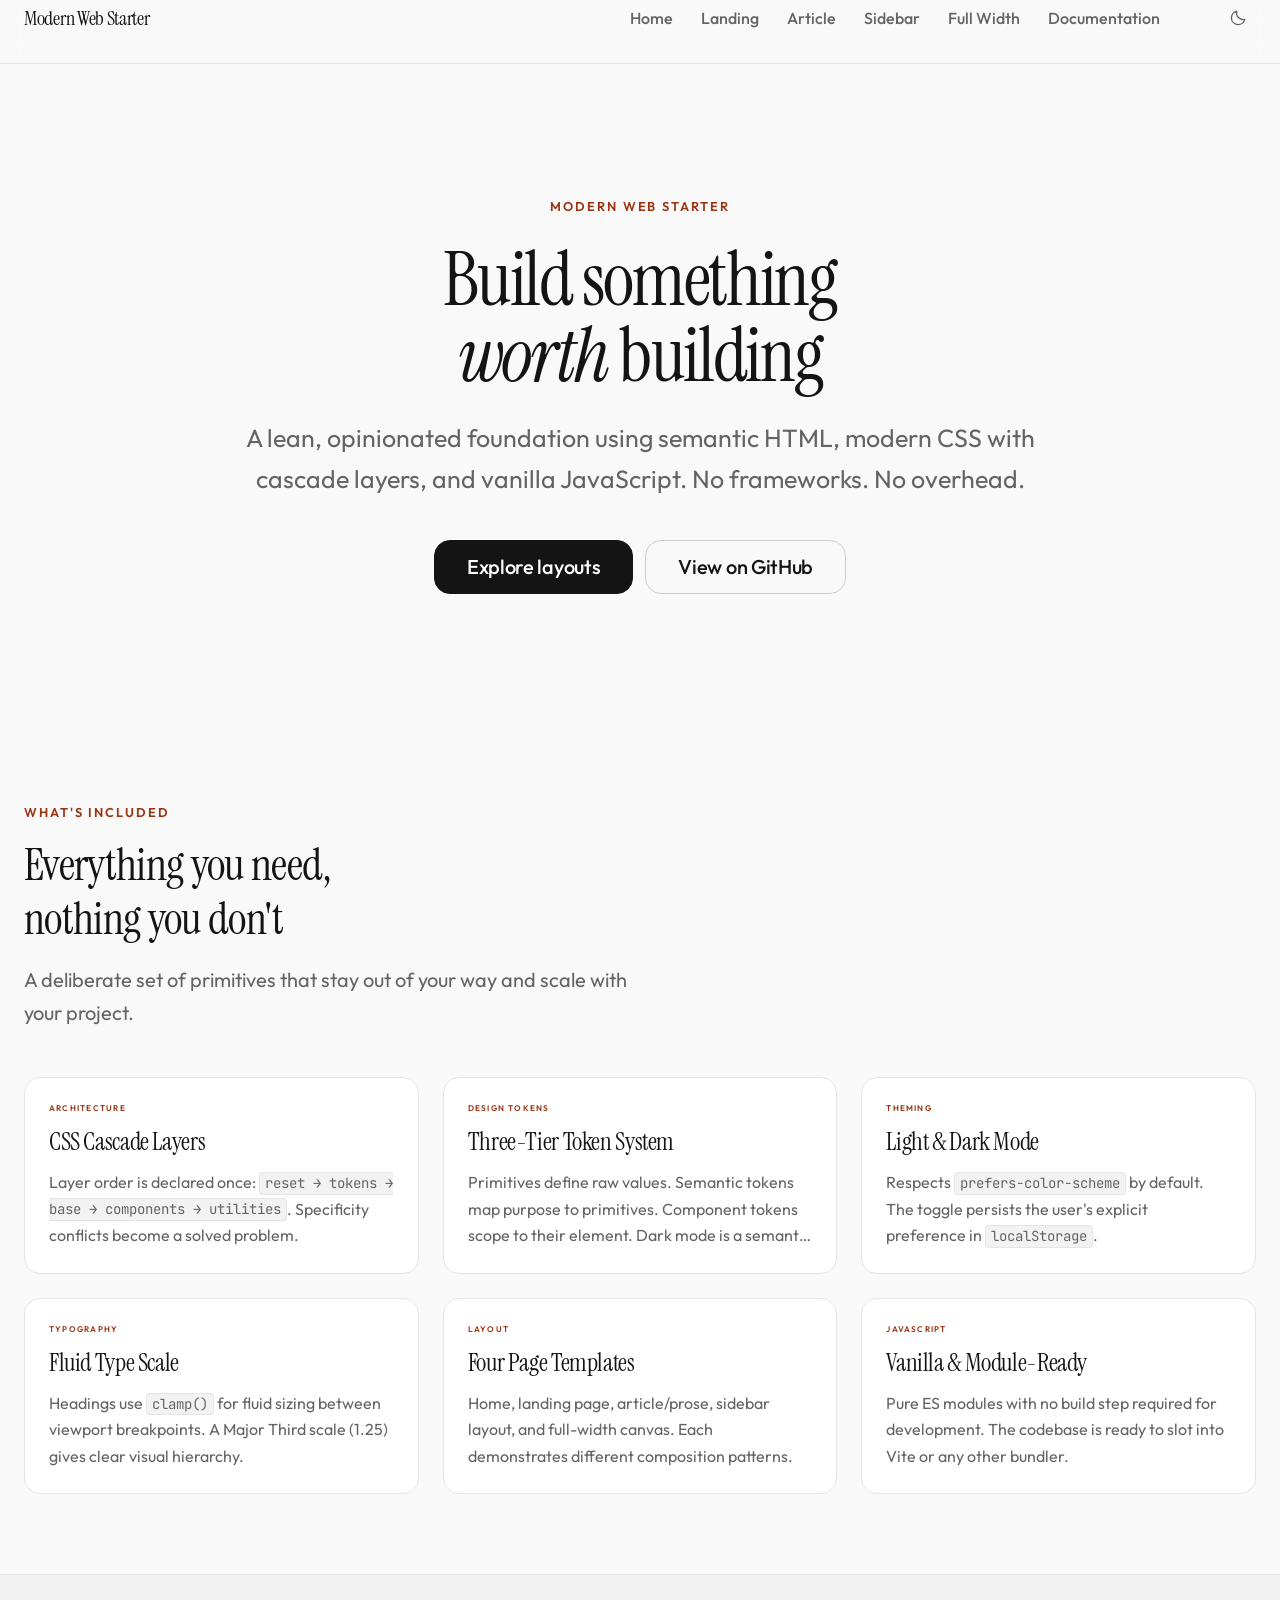
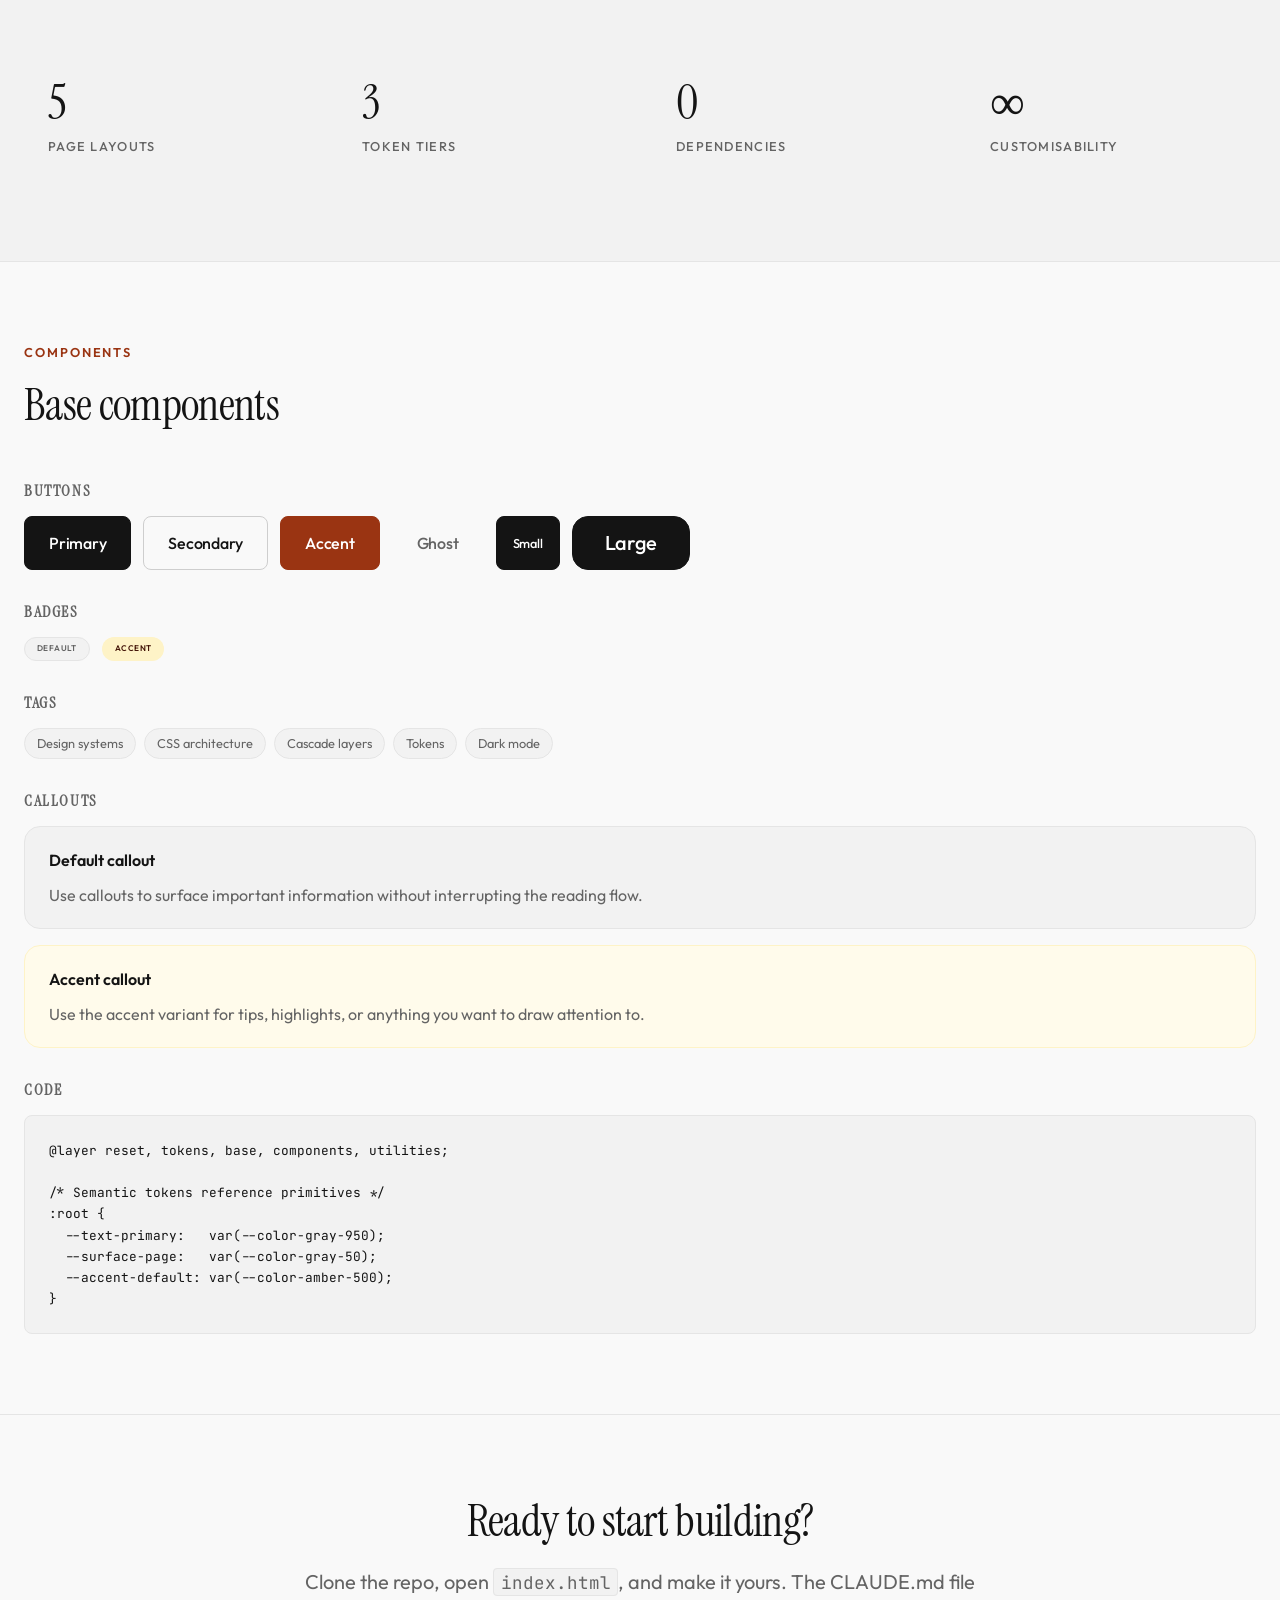
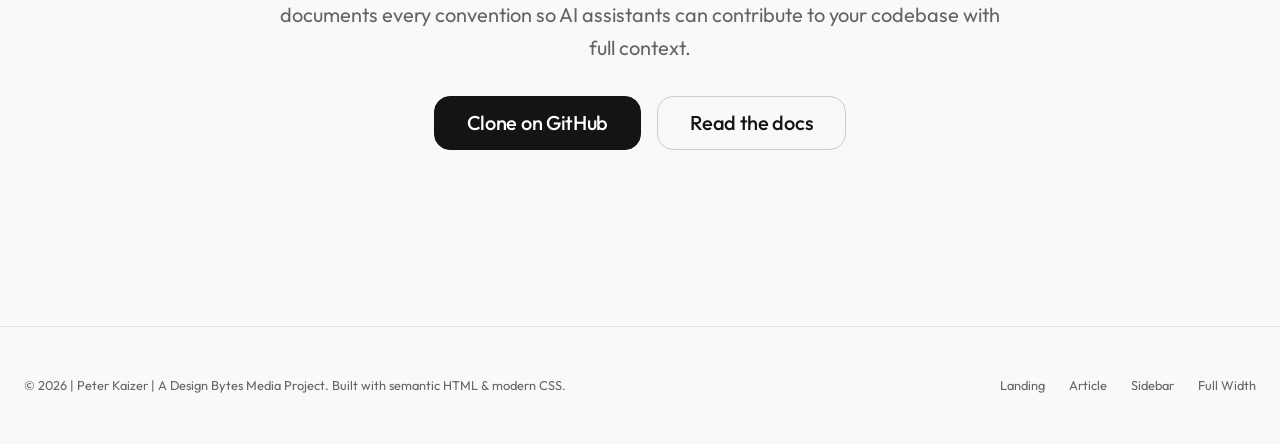
<file: index.html>
<!DOCTYPE html>
<html lang="en">
<head>
  <meta charset="UTF-8">
  <meta name="viewport" content="width=device-width, initial-scale=1.0">
  <title>Modern Web Starter — Home</title>
  <meta name="description" content="A modern, semantic HTML/CSS/JS starter with light and dark mode.">

  <!-- Open Graph -->
  <meta property="og:type" content="website">
  <meta property="og:url" content="https://example.com/">
  <meta property="og:title" content="Modern Web Starter — Home">
  <meta property="og:description" content="A modern, semantic HTML/CSS/JS starter with light and dark mode.">
  <meta property="og:image" content="https://modern-web-starter.com/images/modern-web-OG-image.png">

  <!-- Preconnect to font origins -->
  <link rel="preconnect" href="https://fonts.googleapis.com">
  <link rel="preconnect" href="https://fonts.gstatic.com" crossorigin>
  <link href="https://fonts.googleapis.com/css2?family=Instrument+Serif:ital@0;1&family=Outfit:wght@300;400;500;600;700&family=JetBrains+Mono:wght@400;500&display=swap" rel="stylesheet">

  <!-- Theme init — inline to prevent flash of wrong theme -->
  <script>
    (function () {
      var stored = null;
      try { stored = localStorage.getItem('theme-preference'); } catch (e) {}
      var theme = stored || (window.matchMedia('(prefers-color-scheme: dark)').matches ? 'dark' : 'light');
      document.documentElement.setAttribute('data-theme', theme);
    })();
  </script>

  <!-- Privacy-friendly analytics by Plausible -->
<script async src="https://plausible.io/js/pa-CLucMqAGxMrNtMgkbVxPB.js"></script>
<script>
  window.plausible=window.plausible||function(){(plausible.q=plausible.q||[]).push(arguments)},plausible.init=plausible.init||function(i){plausible.o=i||{}};
  plausible.init()
</script>


  <link rel="stylesheet" href="css/main.css">
</head>
<body>

  <a class="skip-link" href="#main">Skip to content</a>

  <!-- ── Navigation ──────────────────────────────────────────────────────── -->
  <header>
    <nav class="site-nav" aria-label="Main navigation">
      <div class="container">
        <div class="site-nav__inner">
          <a href="index.html" class="site-nav__logo">Modern Web Starter</a>

          <button class="nav-toggle" aria-expanded="false" aria-controls="nav-links" aria-label="Open navigation">
            <svg width="20" height="20" viewBox="0 0 20 20" fill="none" aria-hidden="true">
              <path d="M3 5h14M3 10h14M3 15h14" stroke="currentColor" stroke-width="1.5" stroke-linecap="round"/>
            </svg>
          </button>

          <ul class="site-nav__links" id="nav-links" role="list">
            <li><a href="index.html" class="site-nav__link">Home</a></li>
            <li><a href="pages/landing.html" class="site-nav__link">Landing</a></li>
            <li><a href="pages/article.html" class="site-nav__link">Article</a></li>
            <li><a href="pages/sidebar.html" class="site-nav__link">Sidebar</a></li>
            <li><a href="pages/full-width.html" class="site-nav__link">Full Width</a></li>
            <li><a href="https://docs.modern-web-starter.com" class="site-nav__link">Documentation</a></li>
          </ul>

          <div class="site-nav__actions">
            <button class="theme-toggle" aria-label="Switch theme">
              <!-- Sun icon (shown in dark mode) -->
              <svg class="theme-toggle__sun" viewBox="0 0 20 20" fill="none" aria-hidden="true">
                <circle cx="10" cy="10" r="4" stroke="currentColor" stroke-width="1.5"/>
                <path d="M10 2v2M10 16v2M2 10h2M16 10h2M4.22 4.22l1.42 1.42M14.36 14.36l1.42 1.42M4.22 15.78l1.42-1.42M14.36 5.64l1.42-1.42" stroke="currentColor" stroke-width="1.5" stroke-linecap="round"/>
              </svg>
              <!-- Moon icon (shown in light mode) -->
              <svg class="theme-toggle__moon" viewBox="0 0 20 20" fill="none" aria-hidden="true">
                <path d="M17.5 11.5A7.5 7.5 0 0 1 8.5 2.5a7.5 7.5 0 1 0 9 9z" stroke="currentColor" stroke-width="1.5" stroke-linejoin="round"/>
              </svg>
            </button>
          </div>
        </div>
      </div>
    </nav>
  </header>

  <!-- ── Main Content ─────────────────────────────────────────────────────── -->
  <main class="site-main" id="main">

    <!-- Hero -->
    <section class="hero">
      <div class="container">
        <span class="hero__eyebrow">Modern Web Starter</span>
        <h1 class="hero__title">Build something<br><em>worth</em> building</h1>
        <p class="hero__subtitle">
          A lean, opinionated foundation using semantic HTML, modern CSS with cascade layers,
          and vanilla JavaScript. No frameworks. No overhead.
        </p>
        <div class="hero__actions">
          <a href="pages/landing.html" class="btn btn--primary btn--lg">Explore layouts</a>
          <a href="https://github.com/pdkaizer/modern-web-starter" class="btn btn--secondary btn--lg">View on GitHub</a>
        </div>
      </div>
    </section>

    <!-- Features -->
    <section class="section">
      <div class="container">
        <header class="section__header">
          <p class="section__eyebrow">What's included</p>
          <h2 class="section__title">Everything you need,<br>nothing you don't</h2>
          <p class="section__description">
            A deliberate set of primitives that stay out of your way and scale with your project.
          </p>
        </header>

        <div class="grid grid--3" role="list">

          <div class="card" data-reveal data-reveal-delay="0" role="listitem">
            <div class="card__body">
              <p class="card__eyebrow">Architecture</p>
              <h3 class="card__title">CSS Cascade Layers</h3>
              <p class="card__excerpt">
                Layer order is declared once: <code>reset → tokens → base → components → utilities</code>.
                Specificity conflicts become a solved problem.
              </p>
            </div>
          </div>

          <div class="card" data-reveal data-reveal-delay="80" role="listitem">
            <div class="card__body">
              <p class="card__eyebrow">Design Tokens</p>
              <h3 class="card__title">Three-Tier Token System</h3>
              <p class="card__excerpt">
                Primitives define raw values. Semantic tokens map purpose to primitives.
                Component tokens scope to their element. Dark mode is a semantic concern.
              </p>
            </div>
          </div>

          <div class="card" data-reveal data-reveal-delay="160" role="listitem">
            <div class="card__body">
              <p class="card__eyebrow">Theming</p>
              <h3 class="card__title">Light &amp; Dark Mode</h3>
              <p class="card__excerpt">
                Respects <code>prefers-color-scheme</code> by default. The toggle persists
                the user's explicit preference in <code>localStorage</code>.
              </p>
            </div>
          </div>

          <div class="card" data-reveal data-reveal-delay="0" role="listitem">
            <div class="card__body">
              <p class="card__eyebrow">Typography</p>
              <h3 class="card__title">Fluid Type Scale</h3>
              <p class="card__excerpt">
                Headings use <code>clamp()</code> for fluid sizing between viewport breakpoints.
                A Major Third scale (1.25) gives clear visual hierarchy.
              </p>
            </div>
          </div>

          <div class="card" data-reveal data-reveal-delay="80" role="listitem">
            <div class="card__body">
              <p class="card__eyebrow">Layout</p>
              <h3 class="card__title">Four Page Templates</h3>
              <p class="card__excerpt">
                Home, landing page, article/prose, sidebar layout, and full-width canvas.
                Each demonstrates different composition patterns.
              </p>
            </div>
          </div>

          <div class="card" data-reveal data-reveal-delay="160" role="listitem">
            <div class="card__body">
              <p class="card__eyebrow">JavaScript</p>
              <h3 class="card__title">Vanilla &amp; Module-Ready</h3>
              <p class="card__excerpt">
                Pure ES modules with no build step required for development.
                The codebase is ready to slot into Vite or any other bundler.
              </p>
            </div>
          </div>

        </div>
      </div>
    </section>

    <!-- Stats -->
    <section class="section bg-sunken">
      <div class="container">
        <div class="grid grid--4">
          <div class="stat" data-reveal>
            <div class="stat__value">5</div>
            <div class="stat__label">Page layouts</div>
          </div>
          <div class="stat" data-reveal data-reveal-delay="80">
            <div class="stat__value">3</div>
            <div class="stat__label">Token tiers</div>
          </div>
          <div class="stat" data-reveal data-reveal-delay="160">
            <div class="stat__value">0</div>
            <div class="stat__label">Dependencies</div>
          </div>
          <div class="stat" data-reveal data-reveal-delay="240">
            <div class="stat__value">∞</div>
            <div class="stat__label">Customisability</div>
          </div>
        </div>
      </div>
    </section>

    <!-- Component Showcase -->
    <section class="section">
      <div class="container">
        <header class="section__header">
          <p class="section__eyebrow">Components</p>
          <h2 class="section__title">Base components</h2>
        </header>

        <!-- Buttons -->
        <div class="mt-8">
          <h3 class="text-sm font-semibold tracking-wider uppercase text-secondary mb-4">Buttons</h3>
          <div class="flex flex-wrap gap-3">
            <button class="btn btn--primary">Primary</button>
            <button class="btn btn--secondary">Secondary</button>
            <button class="btn btn--accent">Accent</button>
            <button class="btn btn--ghost">Ghost</button>
            <button class="btn btn--primary btn--sm">Small</button>
            <button class="btn btn--primary btn--lg">Large</button>
          </div>
        </div>

        <!-- Badges -->
        <div class="mt-8">
          <h3 class="text-sm font-semibold tracking-wider uppercase text-secondary mb-4">Badges</h3>
          <div class="flex flex-wrap gap-3">
            <span class="badge">Default</span>
            <span class="badge badge--accent">Accent</span>
          </div>
        </div>

        <!-- Tags -->
        <div class="mt-8">
          <h3 class="text-sm font-semibold tracking-wider uppercase text-secondary mb-4">Tags</h3>
          <div class="tag-list">
            <a href="#" class="tag">Design systems</a>
            <a href="#" class="tag">CSS architecture</a>
            <a href="#" class="tag">Cascade layers</a>
            <a href="#" class="tag">Tokens</a>
            <a href="#" class="tag">Dark mode</a>
          </div>
        </div>

        <!-- Callouts -->
        <div class="mt-8">
          <h3 class="text-sm font-semibold tracking-wider uppercase text-secondary mb-4">Callouts</h3>
          <div class="flex flex-col gap-4">
            <div class="callout">
              <p class="callout__title">Default callout</p>
              <p>Use callouts to surface important information without interrupting the reading flow.</p>
            </div>
            <div class="callout callout--accent">
              <p class="callout__title">Accent callout</p>
              <p>Use the accent variant for tips, highlights, or anything you want to draw attention to.</p>
            </div>
          </div>
        </div>

        <!-- Code -->
        <div class="mt-8">
          <h3 class="text-sm font-semibold tracking-wider uppercase text-secondary mb-4">Code</h3>
          <pre><code>@layer reset, tokens, base, components, utilities;

/* Semantic tokens reference primitives */
:root {
  --text-primary:   var(--color-gray-950);
  --surface-page:   var(--color-gray-50);
  --accent-default: var(--color-amber-500);
}</code></pre>
        </div>

      </div>
    </section>

    <!-- CTA -->
    <section class="section">
      <div class="container--narrow text-center">
        <h2 data-reveal>Ready to start building?</h2>
        <p class="text-md mt-4 mx-auto" data-reveal>
          Clone the repo, open <code>index.html</code>, and make it yours.
          The CLAUDE.md file documents every convention so AI assistants
          can contribute to your codebase with full context.
        </p>
        <div class="flex justify-center gap-4 mt-8" data-reveal>
          <a href="https://github.com/pdkaizer/modern-web-starter" class="btn btn--primary btn--lg">Clone on GitHub</a>
          <a href="pages/article.html" class="btn btn--secondary btn--lg">Read the docs</a>
        </div>
      </div>
    </section>

  </main>

  <!-- ── Footer ───────────────────────────────────────────────────────────── -->
  <footer class="site-footer">
    <div class="container">
      <div class="site-footer__inner">
        <p class="site-footer__copy">&copy; 2026 | Peter Kaizer | A Design Bytes Media Project. Built with semantic HTML &amp; modern CSS.</p>
        <nav class="site-footer__links" aria-label="Footer navigation">
          <a href="pages/landing.html" class="site-footer__link">Landing</a>
          <a href="pages/article.html" class="site-footer__link">Article</a>
          <a href="pages/sidebar.html" class="site-footer__link">Sidebar</a>
          <a href="pages/full-width.html" class="site-footer__link">Full Width</a>
        </nav>
      </div>
    </div>
  </footer>

  <script type="module" src="js/main.js"></script>
</body>
</html>
</file>
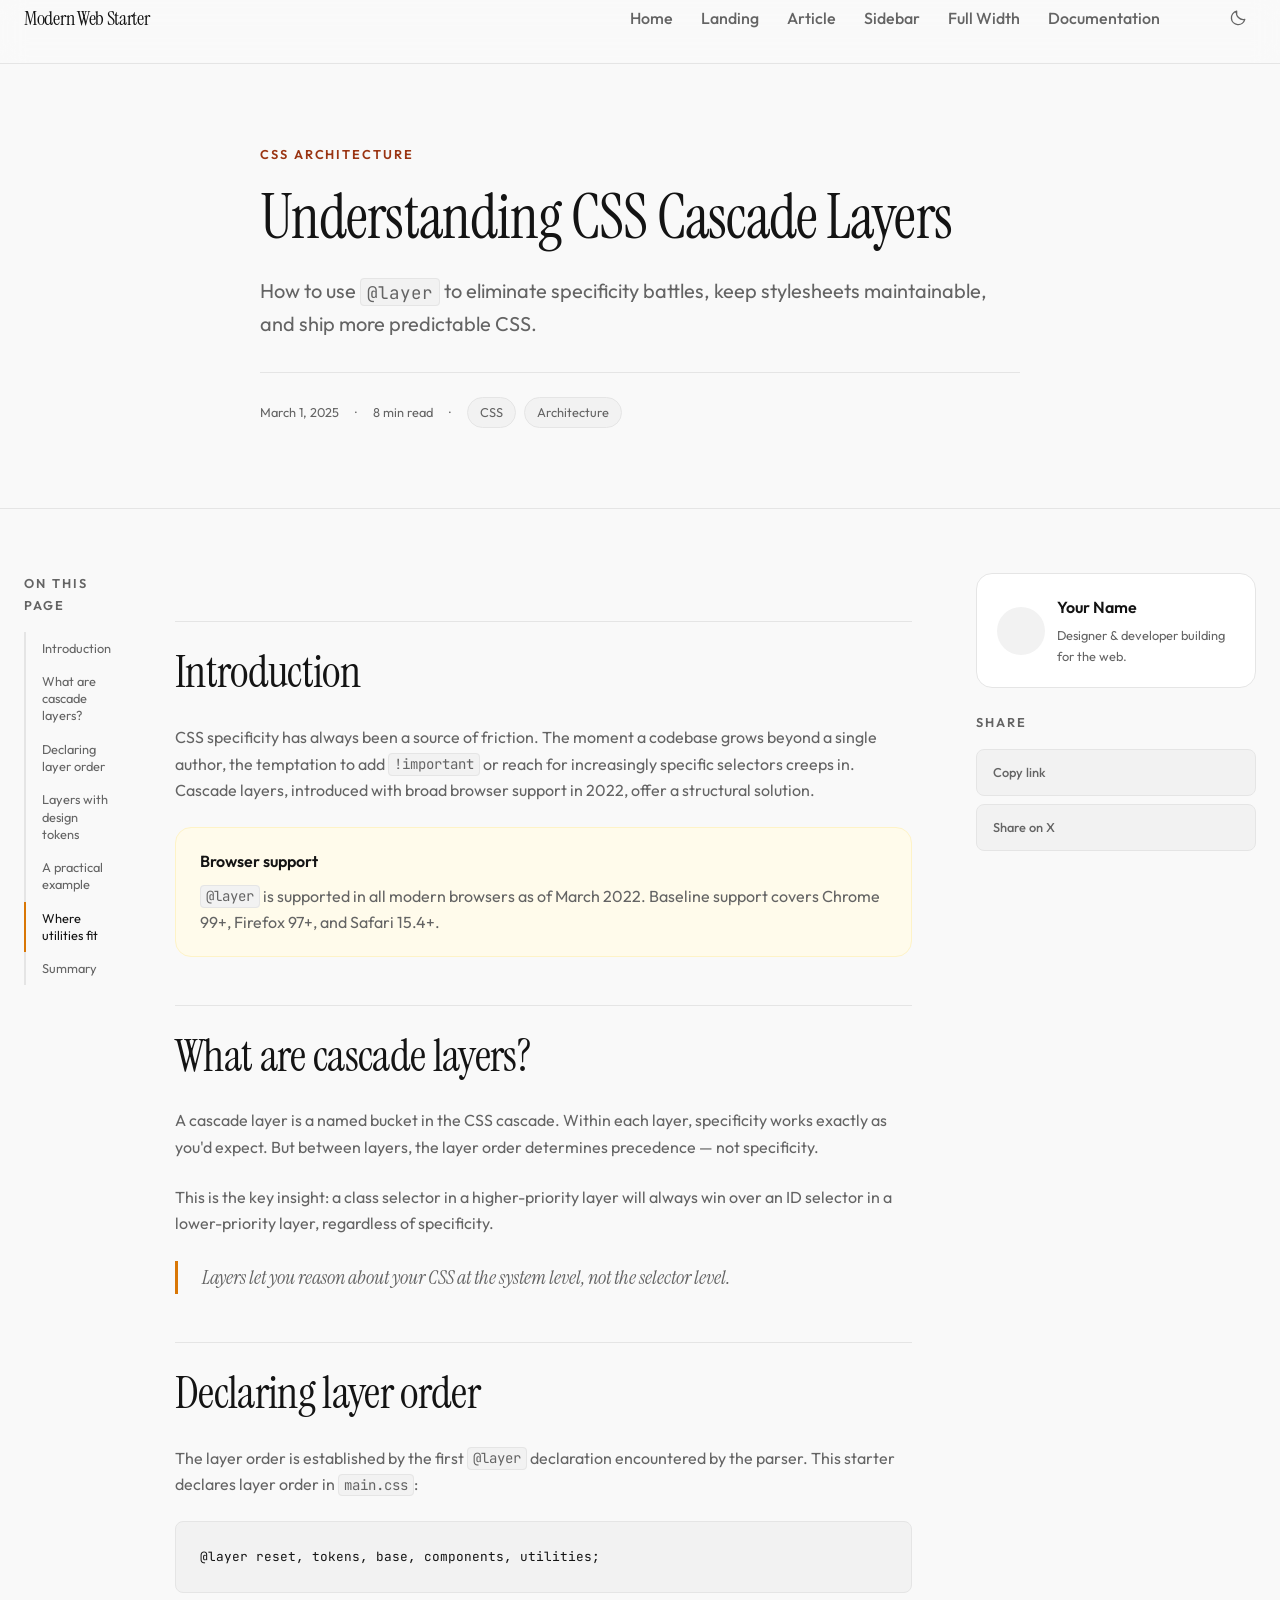
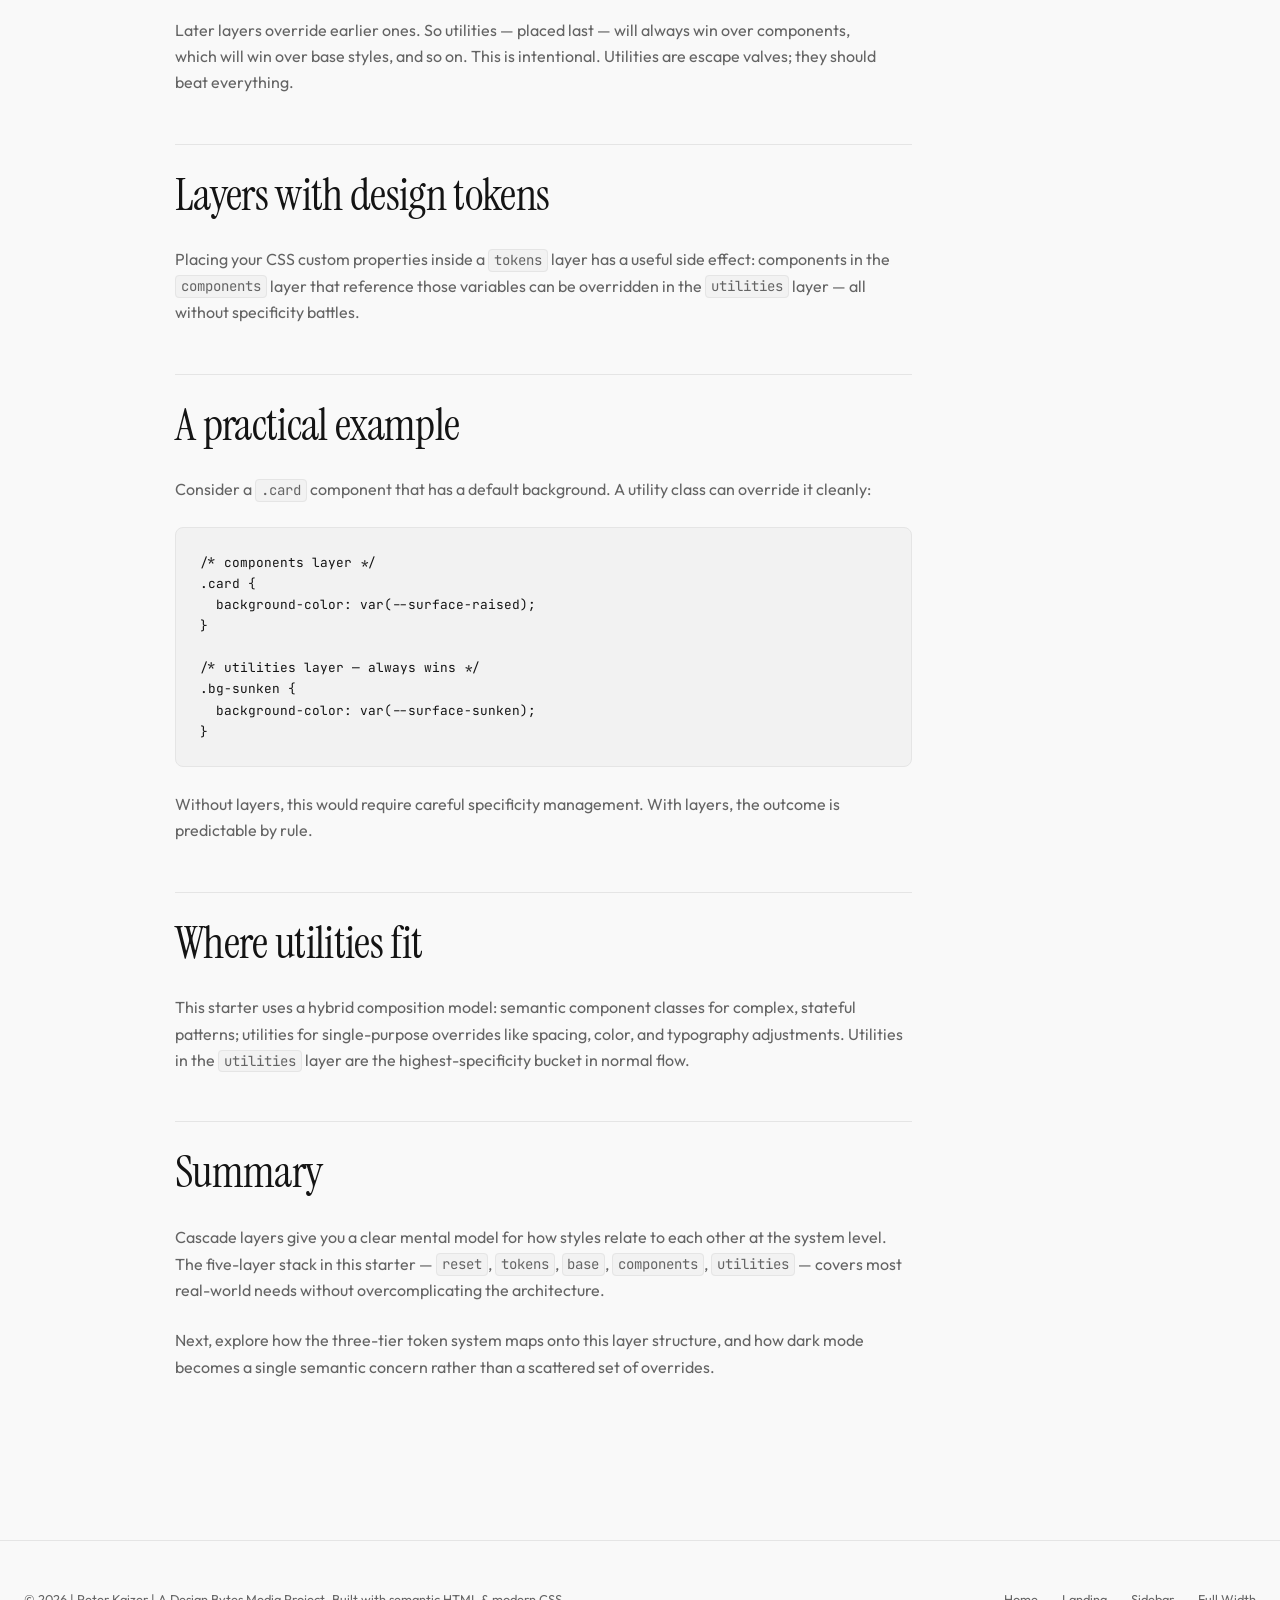
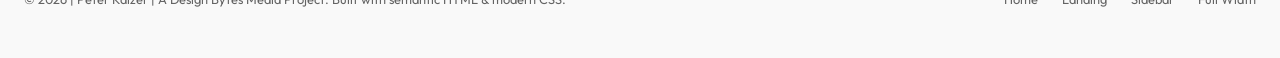
<file: pages/article.html>
<!DOCTYPE html>
<html lang="en">
<head>
  <meta charset="UTF-8">
  <meta name="viewport" content="width=device-width, initial-scale=1.0">
  <title>Modern Web Starter — Article Layout</title>
  <meta name="description" content="Article page layout — long-form prose with table of contents and reading progress.">

  <!-- Open Graph -->
  <meta property="og:type" content="article">
  <meta property="og:url" content="https://example.com/pages/article.html">
  <meta property="og:title" content="Modern Web Starter — Article Layout">
  <meta property="og:description" content="Article page layout — long-form prose with table of contents and reading progress.">
  <meta property="og:image" content="https://modern-web-starter.com/images/modern-web-OG-image.png">
  <link rel="preconnect" href="https://fonts.googleapis.com">
  <link rel="preconnect" href="https://fonts.gstatic.com" crossorigin>
  <link href="https://fonts.googleapis.com/css2?family=Instrument+Serif:ital@0;1&family=Outfit:wght@300;400;500;600;700&family=JetBrains+Mono:wght@400;500&display=swap" rel="stylesheet">

  <script>
    (function () {
      var stored = null;
      try { stored = localStorage.getItem('theme-preference'); } catch (e) {}
      var theme = stored || (window.matchMedia('(prefers-color-scheme: dark)').matches ? 'dark' : 'light');
      document.documentElement.setAttribute('data-theme', theme);
    })();
  </script>

  <!-- Privacy-friendly analytics by Plausible -->
<script async src="https://plausible.io/js/pa-CLucMqAGxMrNtMgkbVxPB.js"></script>
<script>
  window.plausible=window.plausible||function(){(plausible.q=plausible.q||[]).push(arguments)},plausible.init=plausible.init||function(i){plausible.o=i||{}};
  plausible.init()
</script>


  <link rel="stylesheet" href="../css/main.css"></head>
<body>

  <div class="reading-progress" id="reading-progress" role="progressbar" aria-label="Reading progress" aria-valuenow="0" aria-valuemin="0" aria-valuemax="100"></div>

  <a class="skip-link" href="#main">Skip to content</a>

  <header>
    <nav class="site-nav" aria-label="Main navigation">
      <div class="container">
        <div class="site-nav__inner">
          <a href="../index.html" class="site-nav__logo">Modern Web Starter</a>
          <button class="nav-toggle" aria-expanded="false" aria-controls="nav-links" aria-label="Open navigation">
            <svg width="20" height="20" viewBox="0 0 20 20" fill="none" aria-hidden="true">
              <path d="M3 5h14M3 10h14M3 15h14" stroke="currentColor" stroke-width="1.5" stroke-linecap="round"/>
            </svg>
          </button>
          <ul class="site-nav__links" id="nav-links" role="list">
            <li><a href="../index.html" class="site-nav__link">Home</a></li>
            <li><a href="landing.html" class="site-nav__link">Landing</a></li>
            <li><a href="article.html" class="site-nav__link">Article</a></li>
            <li><a href="sidebar.html" class="site-nav__link">Sidebar</a></li>
            <li><a href="full-width.html" class="site-nav__link">Full Width</a></li>
            <li><a href="https://docs.modern-web-starter.com" class="site-nav__link">Documentation</a></li>
          </ul>
          <div class="site-nav__actions">
            <button class="theme-toggle" aria-label="Switch theme">
              <svg class="theme-toggle__sun" viewBox="0 0 20 20" fill="none" aria-hidden="true">
                <circle cx="10" cy="10" r="4" stroke="currentColor" stroke-width="1.5"/>
                <path d="M10 2v2M10 16v2M2 10h2M16 10h2M4.22 4.22l1.42 1.42M14.36 14.36l1.42 1.42M4.22 15.78l1.42-1.42M14.36 5.64l1.42-1.42" stroke="currentColor" stroke-width="1.5" stroke-linecap="round"/>
              </svg>
              <svg class="theme-toggle__moon" viewBox="0 0 20 20" fill="none" aria-hidden="true">
                <path d="M17.5 11.5A7.5 7.5 0 0 1 8.5 2.5a7.5 7.5 0 1 0 9 9z" stroke="currentColor" stroke-width="1.5" stroke-linejoin="round"/>
              </svg>
            </button>
          </div>
        </div>
      </div>
    </nav>
  </header>

  <main class="site-main" id="main">

    <!-- Page Header -->
    <div class="page-header">
      <div class="container--narrow">
        <p class="page-header__eyebrow">CSS Architecture</p>
        <h1 class="page-header__title">Understanding CSS Cascade Layers</h1>
        <p class="page-header__lead">
          How to use <code>@layer</code> to eliminate specificity battles, keep
          stylesheets maintainable, and ship more predictable CSS.
        </p>
        <div class="page-header__meta">
          <time datetime="2025-03-01">March 1, 2025</time>
          <span aria-hidden="true">·</span>
          <span>8 min read</span>
          <span aria-hidden="true">·</span>
          <div class="tag-list">
            <a href="#" class="tag">CSS</a>
            <a href="#" class="tag">Architecture</a>
          </div>
        </div>
      </div>
    </div>

    <!-- Article Body -->
    <div class="article-layout">
      <div class="container">
        <div class="article-layout__grid">

          <!-- Table of Contents -->
          <div class="article-layout__toc">
            <nav class="toc" aria-label="Table of contents">
              <p class="toc__title">On this page</p>
              <ul class="toc__list" role="list">
                <li><a href="#introduction" class="toc__link">Introduction</a></li>
                <li><a href="#what-are-layers" class="toc__link">What are cascade layers?</a></li>
                <li><a href="#layer-order" class="toc__link">Declaring layer order</a></li>
                <li><a href="#with-tokens" class="toc__link">Layers with design tokens</a></li>
                <li><a href="#practical-example" class="toc__link">A practical example</a></li>
                <li><a href="#utilities" class="toc__link">Where utilities fit</a></li>
                <li><a href="#summary" class="toc__link">Summary</a></li>
              </ul>
            </nav>
          </div>

          <!-- Article Content -->
          <article>
            <div class="prose">

              <h2 id="introduction">Introduction</h2>
              <p>
                CSS specificity has always been a source of friction. The moment a codebase grows
                beyond a single author, the temptation to add <code>!important</code> or reach for
                increasingly specific selectors creeps in. Cascade layers, introduced with broad
                browser support in 2022, offer a structural solution.
              </p>

              <div class="callout callout--accent">
                <p class="callout__title">Browser support</p>
                <p>
                  <code>@layer</code> is supported in all modern browsers as of March 2022.
                  Baseline support covers Chrome 99+, Firefox 97+, and Safari 15.4+.
                </p>
              </div>

              <h2 id="what-are-layers">What are cascade layers?</h2>
              <p>
                A cascade layer is a named bucket in the CSS cascade. Within each layer, specificity
                works exactly as you'd expect. But between layers, the layer order determines
                precedence — not specificity.
              </p>
              <p>
                This is the key insight: a class selector in a higher-priority layer will always
                win over an ID selector in a lower-priority layer, regardless of specificity.
              </p>

              <blockquote>
                Layers let you reason about your CSS at the system level, not the selector level.
              </blockquote>

              <h2 id="layer-order">Declaring layer order</h2>
              <p>
                The layer order is established by the first <code>@layer</code> declaration
                encountered by the parser. This starter declares layer order in <code>main.css</code>:
              </p>

              <pre><code>@layer reset, tokens, base, components, utilities;</code></pre>

              <p>
                Later layers override earlier ones. So utilities — placed last — will
                always win over components, which will win over base styles, and so on.
                This is intentional. Utilities are escape valves; they should beat everything.
              </p>

              <h2 id="with-tokens">Layers with design tokens</h2>
              <p>
                Placing your CSS custom properties inside a <code>tokens</code> layer has a
                useful side effect: components in the <code>components</code> layer that reference
                those variables can be overridden in the <code>utilities</code> layer — all without
                specificity battles.
              </p>

              <h2 id="practical-example">A practical example</h2>
              <p>
                Consider a <code>.card</code> component that has a default background. A utility
                class can override it cleanly:
              </p>

              <pre><code>/* components layer */
.card {
  background-color: var(--surface-raised);
}

/* utilities layer — always wins */
.bg-sunken {
  background-color: var(--surface-sunken);
}</code></pre>

              <p>
                Without layers, this would require careful specificity management.
                With layers, the outcome is predictable by rule.
              </p>

              <h2 id="utilities">Where utilities fit</h2>
              <p>
                This starter uses a hybrid composition model: semantic component classes for
                complex, stateful patterns; utilities for single-purpose overrides like spacing,
                color, and typography adjustments. Utilities in the <code>utilities</code> layer
                are the highest-specificity bucket in normal flow.
              </p>

              <h2 id="summary">Summary</h2>
              <p>
                Cascade layers give you a clear mental model for how styles relate to each other
                at the system level. The five-layer stack in this starter — <code>reset</code>,
                <code>tokens</code>, <code>base</code>, <code>components</code>,
                <code>utilities</code> — covers most real-world needs without overcomplicating
                the architecture.
              </p>

              <p>
                Next, explore how the three-tier token system maps onto this layer structure, and
                how dark mode becomes a single semantic concern rather than a scattered
                set of overrides.
              </p>

            </div>
          </article>

          <!-- Aside -->
          <aside class="article-layout__aside" aria-label="Article metadata">
            <div class="flex flex-col gap-6">

              <div class="author-card">
                <div class="author-card__avatar" aria-hidden="true"></div>
                <div>
                  <p class="author-card__name">Your Name</p>
                  <p class="author-card__bio">Designer &amp; developer building for the web.</p>
                </div>
              </div>

              <div>
                <p class="toc__title mb-4">Share</p>
                <div class="share-links">
                  <a href="#" class="share-link">Copy link</a>
                  <a href="#" class="share-link">Share on X</a>
                </div>
              </div>

            </div>
          </aside>

        </div>
      </div>
    </div>

  </main>

  <footer class="site-footer">
    <div class="container">
      <div class="site-footer__inner">
        <p class="site-footer__copy">&copy; 2026 | Peter Kaizer | A Design Bytes Media Project. Built with semantic HTML &amp; modern CSS.</p>
        <nav class="site-footer__links" aria-label="Footer navigation">
          <a href="../index.html" class="site-footer__link">Home</a>
          <a href="landing.html" class="site-footer__link">Landing</a>
          <a href="sidebar.html" class="site-footer__link">Sidebar</a>
          <a href="full-width.html" class="site-footer__link">Full Width</a>
        </nav>
      </div>
    </div>
  </footer>

  <script type="module">
    import '../js/main.js';

    // Reading progress bar
    const bar = document.getElementById('reading-progress');
    if (bar) {
      window.addEventListener('scroll', () => {
        const scrollTop = window.scrollY;
        const docHeight = document.documentElement.scrollHeight - window.innerHeight;
        const progress = docHeight > 0 ? scrollTop / docHeight : 0;
        bar.style.transform = `scaleX(${progress})`;
        bar.setAttribute('aria-valuenow', Math.round(progress * 100));
      }, { passive: true });
    }

    // Active TOC link on scroll
    const headings = document.querySelectorAll('article h2[id], article h3[id]');
    const tocLinks = document.querySelectorAll('.toc__link');

    if (headings.length && tocLinks.length) {
      const observer = new IntersectionObserver((entries) => {
        entries.forEach(entry => {
          if (entry.isIntersecting) {
            tocLinks.forEach(link => {
              link.classList.toggle('is-active', link.getAttribute('href') === `#${entry.target.id}`);
            });
          }
        });
      }, { rootMargin: '-20% 0px -70% 0px' });

      headings.forEach(h => observer.observe(h));
    }
  </script>
</body>
</html>
</file>
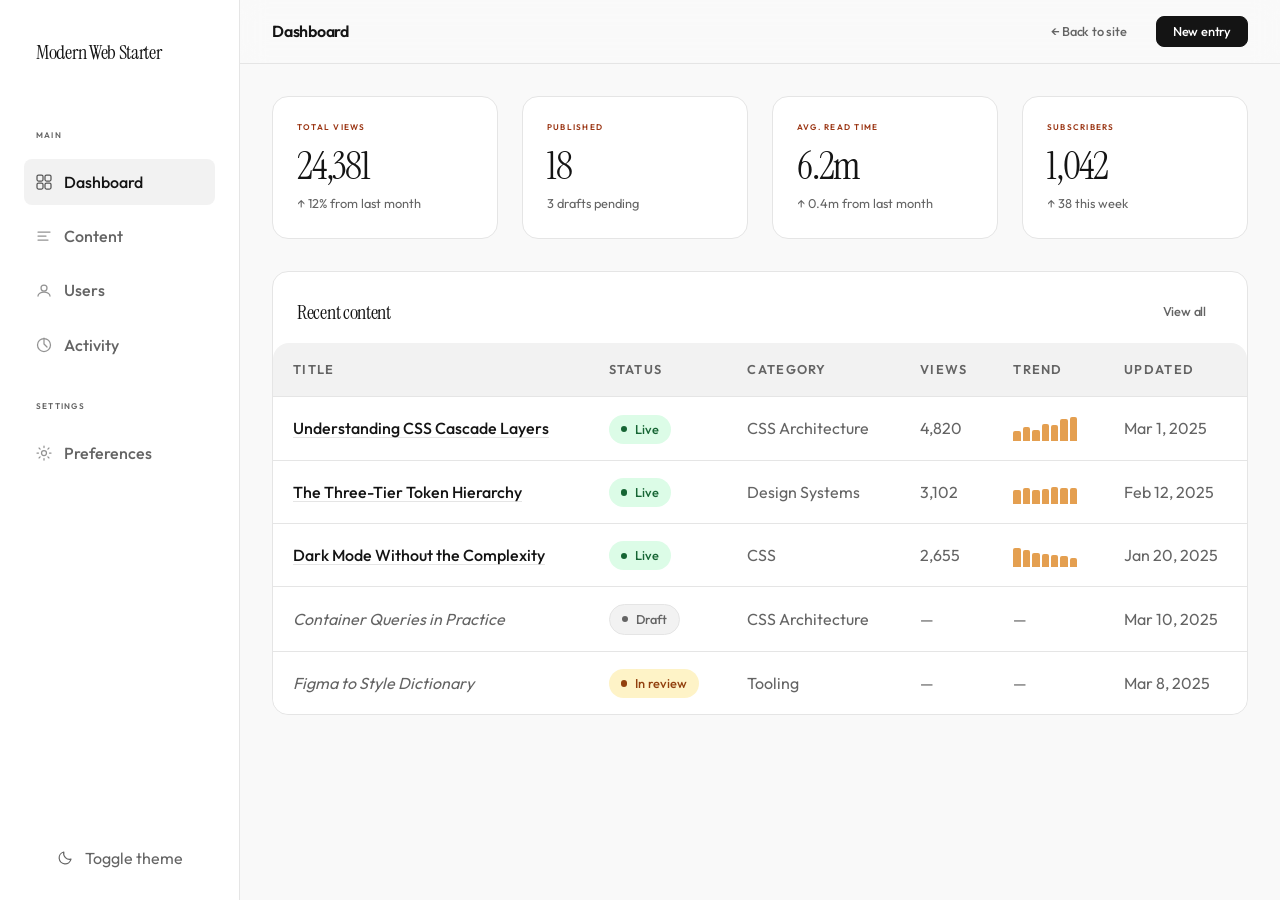
<file: pages/full-width.html>
<!DOCTYPE html>
<html lang="en">
<head>
  <meta charset="UTF-8">
  <meta name="viewport" content="width=device-width, initial-scale=1.0">
  <title>Modern Web Starter — Full Width Layout</title>
  <meta name="description" content="Full-width layout — edge-to-edge canvas for dashboards and data-heavy pages.">

  <!-- Open Graph -->
  <meta property="og:type" content="website">
  <meta property="og:url" content="https://example.com/pages/full-width.html">
  <meta property="og:title" content="Modern Web Starter — Full Width Layout">
  <meta property="og:description" content="Full-width layout — edge-to-edge canvas for dashboards and data-heavy pages.">
  <meta property="og:image" content="https://modern-web-starter.com/images/modern-web-OG-image.png">

  <link rel="preconnect" href="https://fonts.googleapis.com">
  <link rel="preconnect" href="https://fonts.gstatic.com" crossorigin>
  <link href="https://fonts.googleapis.com/css2?family=Instrument+Serif:ital@0;1&family=Outfit:wght@300;400;500;600;700&family=JetBrains+Mono:wght@400;500&display=swap" rel="stylesheet">

  <script>
    (function () {
      var stored = null;
      try { stored = localStorage.getItem('theme-preference'); } catch (e) {}
      var theme = stored || (window.matchMedia('(prefers-color-scheme: dark)').matches ? 'dark' : 'light');
      document.documentElement.setAttribute('data-theme', theme);
    })();
  </script>

  <!-- Privacy-friendly analytics by Plausible -->
<script async src="https://plausible.io/js/pa-CLucMqAGxMrNtMgkbVxPB.js"></script>
<script>
  window.plausible=window.plausible||function(){(plausible.q=plausible.q||[]).push(arguments)},plausible.init=plausible.init||function(i){plausible.o=i||{}};
  plausible.init()
</script>


  <link rel="stylesheet" href="../css/main.css"></head>
<body>

  <a class="skip-link" href="#main">Skip to content</a>

  <div class="app-shell">

    <!-- App Sidebar -->
    <aside class="app-sidebar" aria-label="Application navigation">
      <a href="../index.html" class="app-sidebar__logo">Modern Web Starter</a>

      <span class="app-sidebar__section">Main</span>

      <a href="full-width.html" class="app-sidebar__link is-active" aria-current="page">
        <svg class="app-sidebar__icon" viewBox="0 0 16 16" fill="none" aria-hidden="true">
          <rect x="1" y="1" width="6" height="6" rx="1.5" stroke="currentColor" stroke-width="1.25"/>
          <rect x="9" y="1" width="6" height="6" rx="1.5" stroke="currentColor" stroke-width="1.25"/>
          <rect x="1" y="9" width="6" height="6" rx="1.5" stroke="currentColor" stroke-width="1.25"/>
          <rect x="9" y="9" width="6" height="6" rx="1.5" stroke="currentColor" stroke-width="1.25"/>
        </svg>
        Dashboard
      </a>
      <a href="#" class="app-sidebar__link">
        <svg class="app-sidebar__icon" viewBox="0 0 16 16" fill="none" aria-hidden="true">
          <path d="M2 4h12M2 8h8M2 12h10" stroke="currentColor" stroke-width="1.25" stroke-linecap="round"/>
        </svg>
        Content
      </a>
      <a href="#" class="app-sidebar__link">
        <svg class="app-sidebar__icon" viewBox="0 0 16 16" fill="none" aria-hidden="true">
          <circle cx="8" cy="6" r="3" stroke="currentColor" stroke-width="1.25"/>
          <path d="M2 14c0-2.21 2.686-4 6-4s6 1.79 6 4" stroke="currentColor" stroke-width="1.25" stroke-linecap="round"/>
        </svg>
        Users
      </a>
      <a href="#" class="app-sidebar__link">
        <svg class="app-sidebar__icon" viewBox="0 0 16 16" fill="none" aria-hidden="true">
          <path d="M8 1v6l3 3" stroke="currentColor" stroke-width="1.25" stroke-linecap="round" stroke-linejoin="round"/>
          <circle cx="8" cy="8" r="6.5" stroke="currentColor" stroke-width="1.25"/>
        </svg>
        Activity
      </a>

      <span class="app-sidebar__section">Settings</span>

      <a href="#" class="app-sidebar__link">
        <svg class="app-sidebar__icon" viewBox="0 0 16 16" fill="none" aria-hidden="true">
          <circle cx="8" cy="8" r="2.5" stroke="currentColor" stroke-width="1.25"/>
          <path d="M8 1v1.5M8 13.5V15M1 8h1.5M13.5 8H15M3.05 3.05l1.06 1.06M11.89 11.89l1.06 1.06M3.05 12.95l1.06-1.06M11.89 4.11l1.06-1.06" stroke="currentColor" stroke-width="1.25" stroke-linecap="round"/>
        </svg>
        Preferences
      </a>

      <div class="app-sidebar__spacer"></div>

      <button class="app-sidebar__theme-toggle theme-toggle" aria-label="Switch theme">
        <svg class="theme-toggle__sun" viewBox="0 0 20 20" fill="none" aria-hidden="true">
          <circle cx="10" cy="10" r="4" stroke="currentColor" stroke-width="1.5"/>
          <path d="M10 2v2M10 16v2M2 10h2M16 10h2M4.22 4.22l1.42 1.42M14.36 14.36l1.42 1.42M4.22 15.78l1.42-1.42M14.36 5.64l1.42-1.42" stroke="currentColor" stroke-width="1.5" stroke-linecap="round"/>
        </svg>
        <svg class="theme-toggle__moon" viewBox="0 0 20 20" fill="none" aria-hidden="true">
          <path d="M17.5 11.5A7.5 7.5 0 0 1 8.5 2.5a7.5 7.5 0 1 0 9 9z" stroke="currentColor" stroke-width="1.5" stroke-linejoin="round"/>
        </svg>
        Toggle theme
      </button>
    </aside>

    <!-- App Content -->
    <div class="app-content">

      <!-- Top bar -->
      <div class="app-topbar">
        <h1 class="app-topbar__title">Dashboard</h1>
        <div class="app-topbar__actions">
          <a href="../index.html" class="btn btn--ghost btn--sm">← Back to site</a>
          <button class="btn btn--primary btn--sm">New entry</button>
        </div>
      </div>

      <main class="app-body" id="main">

        <!-- Stat row -->
        <div class="grid grid--4 mb-8">
          <div class="card" data-reveal>
            <div class="card__body">
              <p class="card__eyebrow">Total views</p>
              <p class="stat__value stat__value--compact">24,381</p>
              <p class="text-xs text-tertiary mt-2">↑ 12% from last month</p>
            </div>
          </div>
          <div class="card" data-reveal data-reveal-delay="60">
            <div class="card__body">
              <p class="card__eyebrow">Published</p>
              <p class="stat__value stat__value--compact">18</p>
              <p class="text-xs text-tertiary mt-2">3 drafts pending</p>
            </div>
          </div>
          <div class="card" data-reveal data-reveal-delay="120">
            <div class="card__body">
              <p class="card__eyebrow">Avg. read time</p>
              <p class="stat__value stat__value--compact">6.2m</p>
              <p class="text-xs text-tertiary mt-2">↑ 0.4m from last month</p>
            </div>
          </div>
          <div class="card" data-reveal data-reveal-delay="180">
            <div class="card__body">
              <p class="card__eyebrow">Subscribers</p>
              <p class="stat__value stat__value--compact">1,042</p>
              <p class="text-xs text-tertiary mt-2">↑ 38 this week</p>
            </div>
          </div>
        </div>

        <!-- Content table -->
        <div class="card" data-reveal>
          <div class="card__body card__body--flush-bottom">
            <div class="card__section-header">
              <h2 class="card__section-title">Recent content</h2>
              <a href="sidebar.html" class="btn btn--ghost btn--sm">View all</a>
            </div>
          </div>
          <div class="data-table-wrapper data-table-wrapper--inset">
            <table class="data-table">
              <thead>
                <tr>
                  <th>Title</th>
                  <th>Status</th>
                  <th>Category</th>
                  <th>Views</th>
                  <th>Trend</th>
                  <th>Updated</th>
                </tr>
              </thead>
              <tbody>
                <tr>
                  <td><a href="article.html" class="data-table__link">Understanding CSS Cascade Layers</a></td>
                  <td><span class="status status--live">Live</span></td>
                  <td>CSS Architecture</td>
                  <td>4,820</td>
                  <td>
                    <div class="sparkline" aria-label="Trending upward">
                      <div class="sparkline__bar" style="--bar-height: 40%"></div>
                      <div class="sparkline__bar" style="--bar-height: 55%"></div>
                      <div class="sparkline__bar" style="--bar-height: 45%"></div>
                      <div class="sparkline__bar" style="--bar-height: 70%"></div>
                      <div class="sparkline__bar" style="--bar-height: 65%"></div>
                      <div class="sparkline__bar" style="--bar-height: 90%"></div>
                      <div class="sparkline__bar" style="--bar-height: 100%"></div>
                    </div>
                  </td>
                  <td>Mar 1, 2025</td>
                </tr>
                <tr>
                  <td><a href="article.html" class="data-table__link">The Three-Tier Token Hierarchy</a></td>
                  <td><span class="status status--live">Live</span></td>
                  <td>Design Systems</td>
                  <td>3,102</td>
                  <td>
                    <div class="sparkline" aria-label="Steady">
                      <div class="sparkline__bar" style="--bar-height: 60%"></div>
                      <div class="sparkline__bar" style="--bar-height: 65%"></div>
                      <div class="sparkline__bar" style="--bar-height: 58%"></div>
                      <div class="sparkline__bar" style="--bar-height: 62%"></div>
                      <div class="sparkline__bar" style="--bar-height: 70%"></div>
                      <div class="sparkline__bar" style="--bar-height: 65%"></div>
                      <div class="sparkline__bar" style="--bar-height: 68%"></div>
                    </div>
                  </td>
                  <td>Feb 12, 2025</td>
                </tr>
                <tr>
                  <td><a href="article.html" class="data-table__link">Dark Mode Without the Complexity</a></td>
                  <td><span class="status status--live">Live</span></td>
                  <td>CSS</td>
                  <td>2,655</td>
                  <td>
                    <div class="sparkline" aria-label="Moderate">
                      <div class="sparkline__bar" style="--bar-height: 80%"></div>
                      <div class="sparkline__bar" style="--bar-height: 70%"></div>
                      <div class="sparkline__bar" style="--bar-height: 60%"></div>
                      <div class="sparkline__bar" style="--bar-height: 55%"></div>
                      <div class="sparkline__bar" style="--bar-height: 50%"></div>
                      <div class="sparkline__bar" style="--bar-height: 45%"></div>
                      <div class="sparkline__bar" style="--bar-height: 40%"></div>
                    </div>
                  </td>
                  <td>Jan 20, 2025</td>
                </tr>
                <tr>
                  <td><span class="data-table__cell--muted">Container Queries in Practice</span></td>
                  <td><span class="status status--draft">Draft</span></td>
                  <td>CSS Architecture</td>
                  <td>—</td>
                  <td>—</td>
                  <td>Mar 10, 2025</td>
                </tr>
                <tr>
                  <td><span class="data-table__cell--muted">Figma to Style Dictionary</span></td>
                  <td><span class="status status--review">In review</span></td>
                  <td>Tooling</td>
                  <td>—</td>
                  <td>—</td>
                  <td>Mar 8, 2025</td>
                </tr>
              </tbody>
            </table>
          </div>
        </div>

      </main>
    </div>

  </div>

  <script type="module" src="../js/main.js"></script>
</body>
</html>
</file>
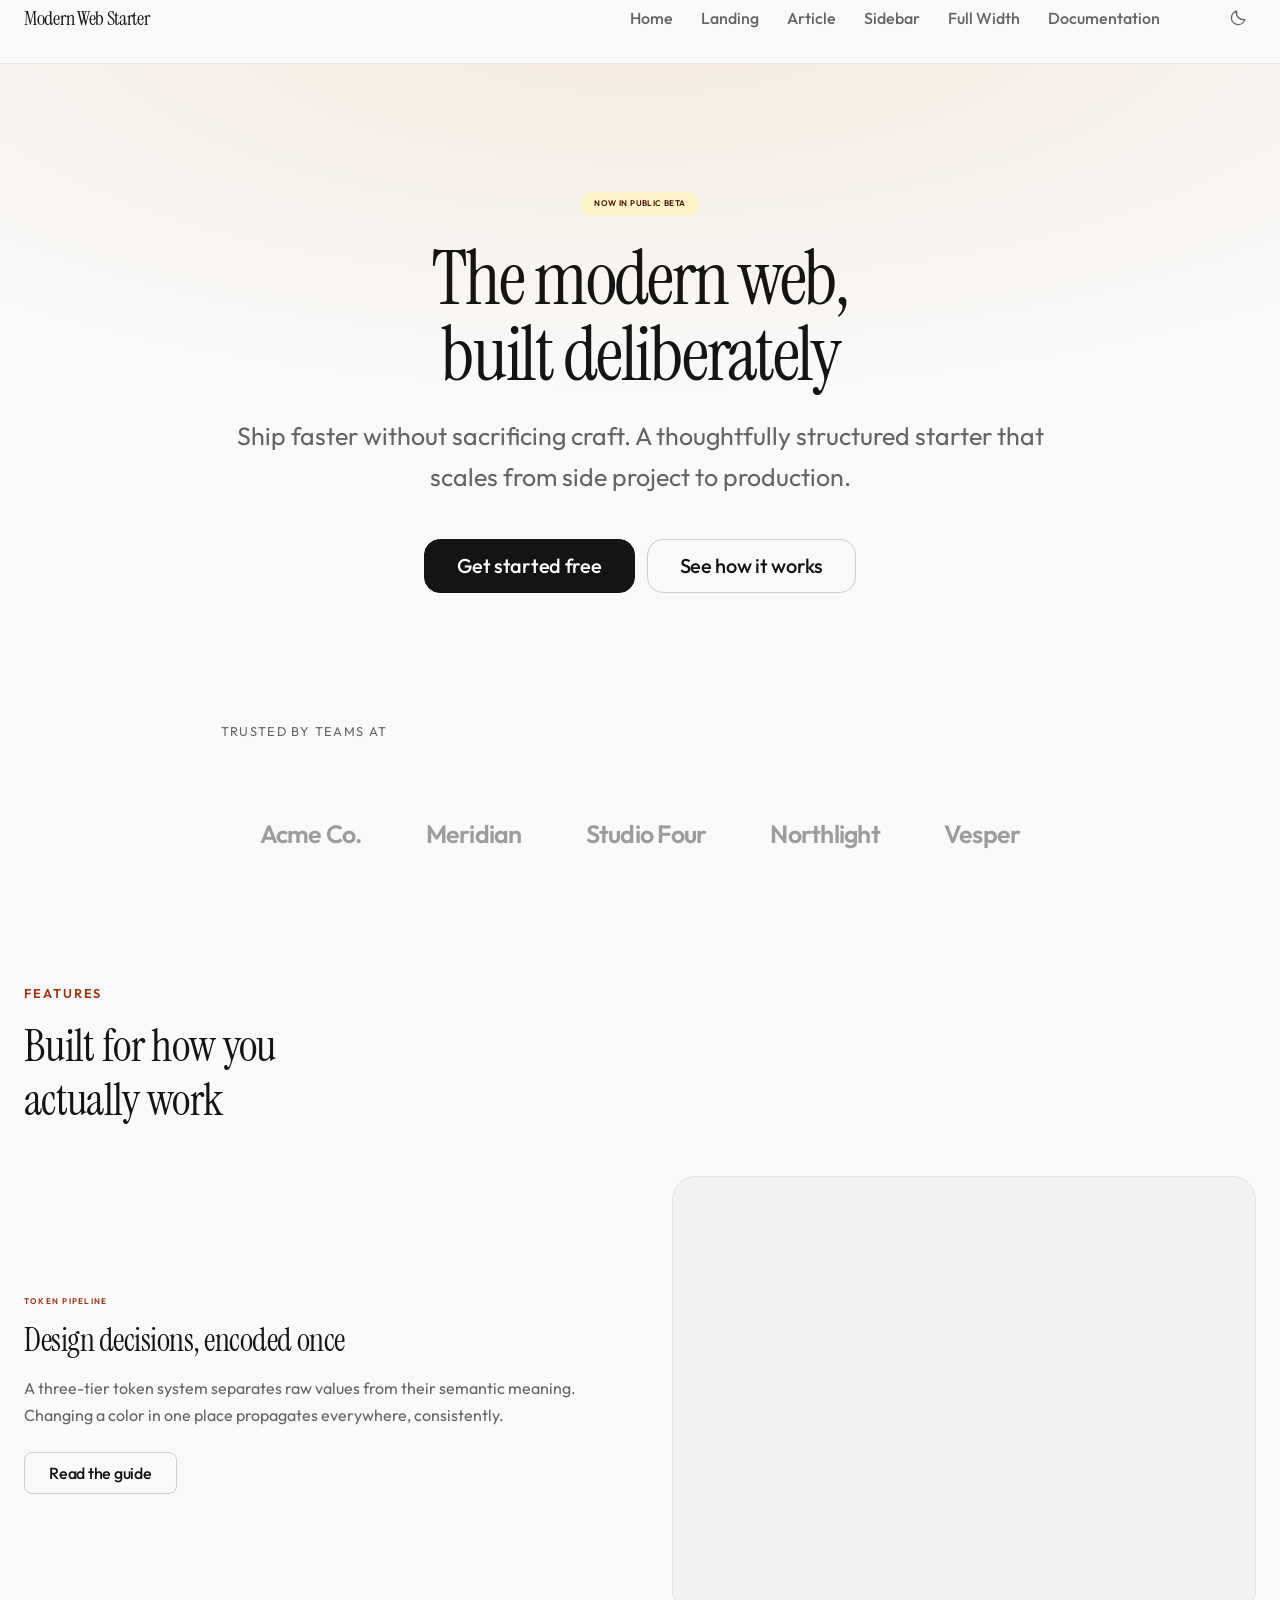
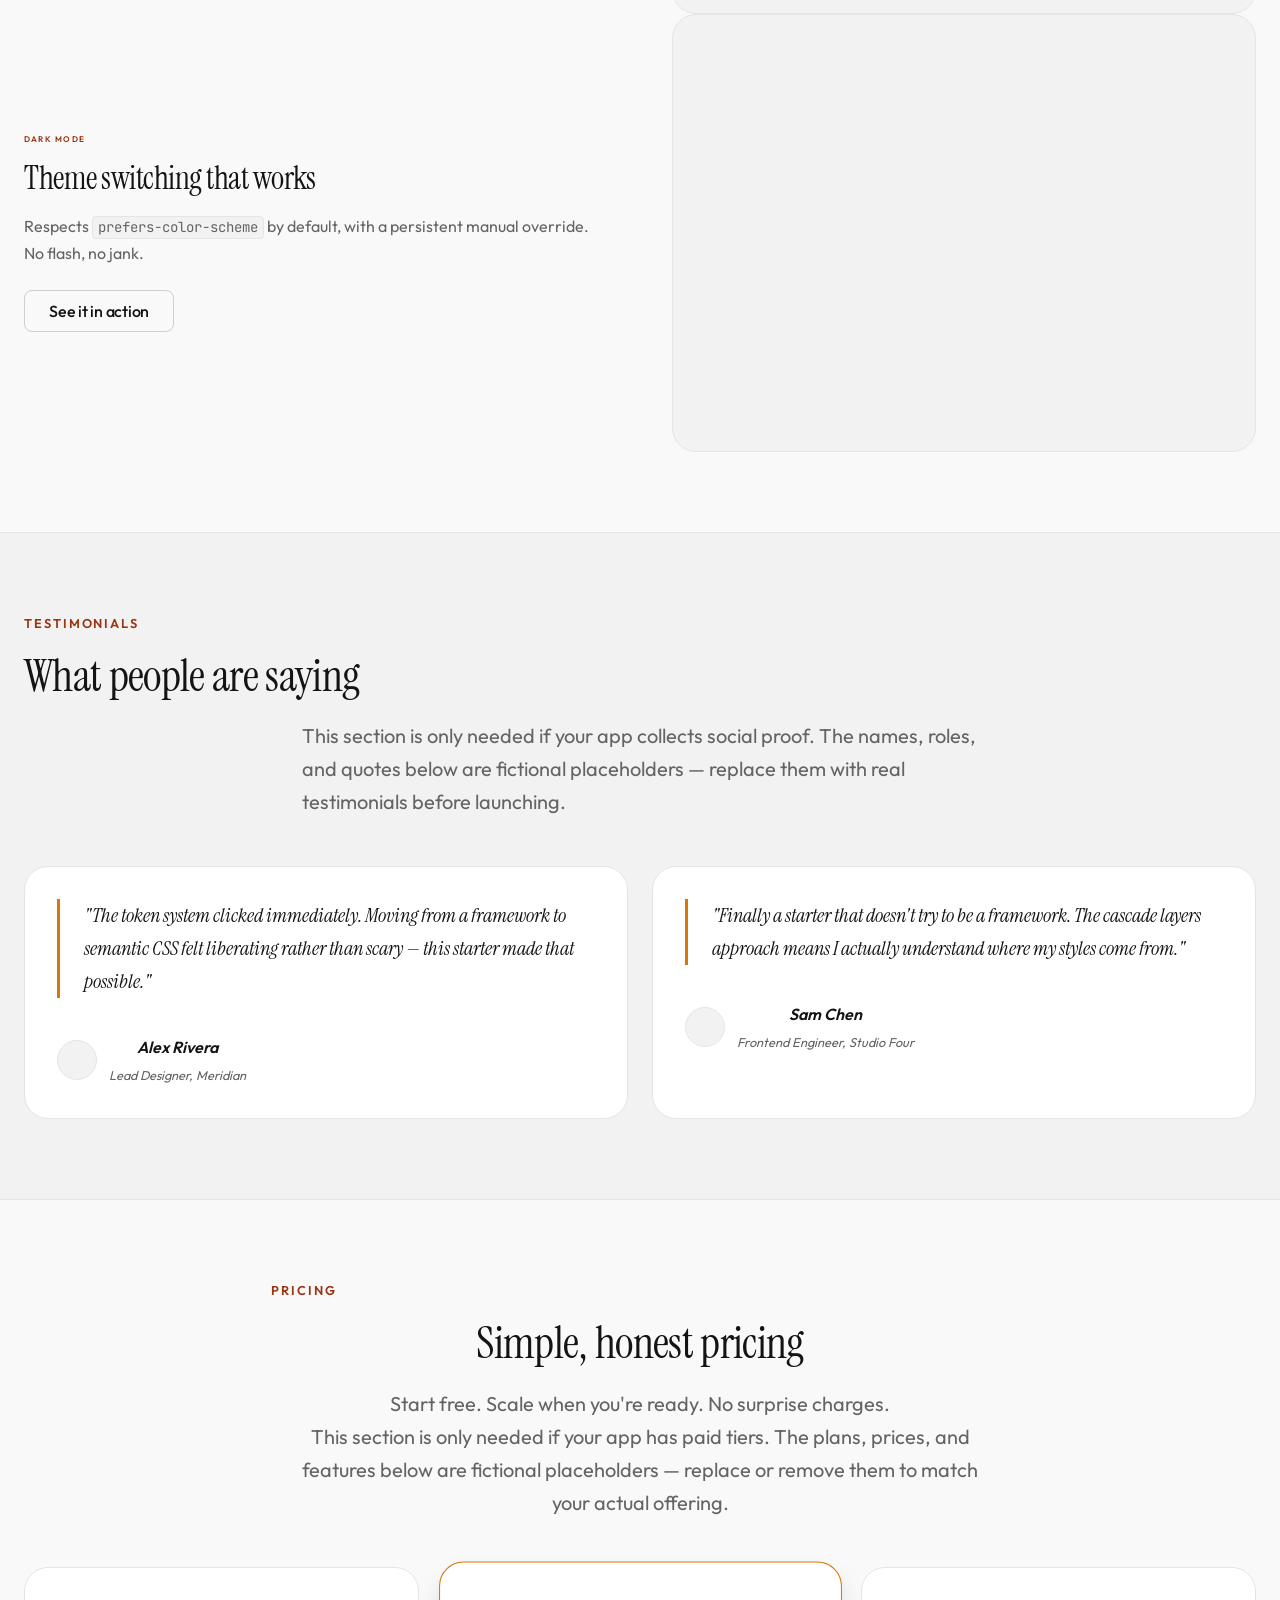
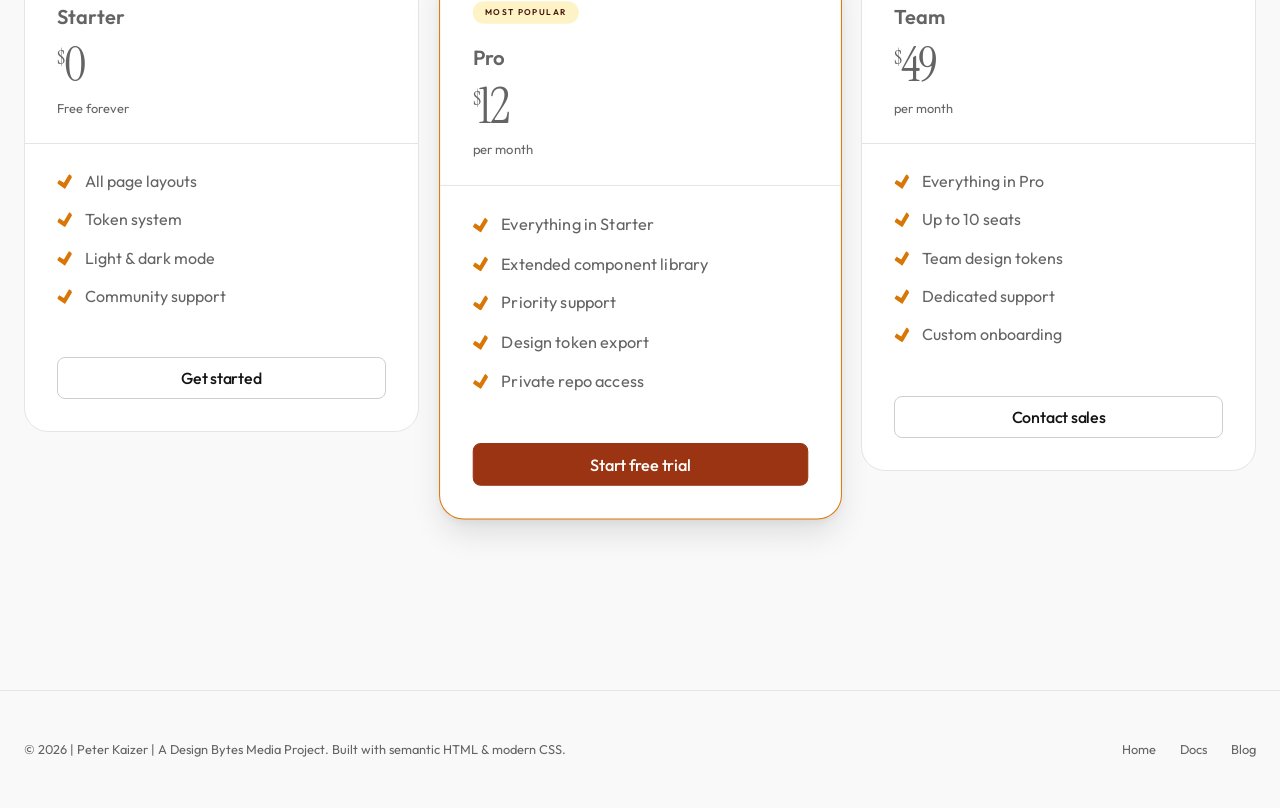
<file: pages/landing.html>
<!DOCTYPE html>
<html lang="en">
<head>
  <meta charset="UTF-8">
  <meta name="viewport" content="width=device-width, initial-scale=1.0">
  <title>Modern Web Starter — Landing Page</title>
  <meta name="description" content="Landing page layout — hero, features, social proof, CTA.">

  <!-- Open Graph -->
  <meta property="og:type" content="website">
  <meta property="og:url" content="https://example.com/pages/landing.html">
  <meta property="og:title" content="Modern Web Starter — Landing Page">
  <meta property="og:description" content="Landing page layout — hero, features, social proof, CTA.">
  <meta property="og:image" content="https://modern-web-starter.com/images/modern-web-OG-image.png">

  <link rel="preconnect" href="https://fonts.googleapis.com">
  <link rel="preconnect" href="https://fonts.gstatic.com" crossorigin>
  <link href="https://fonts.googleapis.com/css2?family=Instrument+Serif:ital@0;1&family=Outfit:wght@300;400;500;600;700&family=JetBrains+Mono:wght@400;500&display=swap" rel="stylesheet">

  <script>
    (function () {
      var stored = null;
      try { stored = localStorage.getItem('theme-preference'); } catch (e) {}
      var theme = stored || (window.matchMedia('(prefers-color-scheme: dark)').matches ? 'dark' : 'light');
      document.documentElement.setAttribute('data-theme', theme);
    })();
  </script>

  <!-- Privacy-friendly analytics by Plausible -->
<script async src="https://plausible.io/js/pa-CLucMqAGxMrNtMgkbVxPB.js"></script>
<script>
  window.plausible=window.plausible||function(){(plausible.q=plausible.q||[]).push(arguments)},plausible.init=plausible.init||function(i){plausible.o=i||{}};
  plausible.init()
</script>


  <link rel="stylesheet" href="../css/main.css"></head>
<body>

  <a class="skip-link" href="#main">Skip to content</a>

  <header>
    <nav class="site-nav" aria-label="Main navigation">
      <div class="container">
        <div class="site-nav__inner">
          <a href="../index.html" class="site-nav__logo">Modern Web Starter</a>
          <button class="nav-toggle" aria-expanded="false" aria-controls="nav-links" aria-label="Open navigation">
            <svg width="20" height="20" viewBox="0 0 20 20" fill="none" aria-hidden="true">
              <path d="M3 5h14M3 10h14M3 15h14" stroke="currentColor" stroke-width="1.5" stroke-linecap="round"/>
            </svg>
          </button>
          <ul class="site-nav__links" id="nav-links" role="list">
            <li><a href="../index.html" class="site-nav__link">Home</a></li>
            <li><a href="landing.html" class="site-nav__link">Landing</a></li>
            <li><a href="article.html" class="site-nav__link">Article</a></li>
            <li><a href="sidebar.html" class="site-nav__link">Sidebar</a></li>
            <li><a href="full-width.html" class="site-nav__link">Full Width</a></li>
            <li><a href="https://docs.modern-web-starter.com" class="site-nav__link">Documentation</a></li>
          </ul>
          <div class="site-nav__actions">
            <button class="theme-toggle" aria-label="Switch theme">
              <svg class="theme-toggle__sun" viewBox="0 0 20 20" fill="none" aria-hidden="true">
                <circle cx="10" cy="10" r="4" stroke="currentColor" stroke-width="1.5"/>
                <path d="M10 2v2M10 16v2M2 10h2M16 10h2M4.22 4.22l1.42 1.42M14.36 14.36l1.42 1.42M4.22 15.78l1.42-1.42M14.36 5.64l1.42-1.42" stroke="currentColor" stroke-width="1.5" stroke-linecap="round"/>
              </svg>
              <svg class="theme-toggle__moon" viewBox="0 0 20 20" fill="none" aria-hidden="true">
                <path d="M17.5 11.5A7.5 7.5 0 0 1 8.5 2.5a7.5 7.5 0 1 0 9 9z" stroke="currentColor" stroke-width="1.5" stroke-linejoin="round"/>
              </svg>
            </button>
          </div>
        </div>
      </div>
    </nav>
  </header>

  <main class="site-main" id="main">

    <!-- Hero -->
    <section class="landing-hero">
      <div class="container">
        <div class="landing-hero__content">
          <div class="flex justify-center mb-6">
            <span class="badge badge--accent">Now in public beta</span>
          </div>
          <h1 class="hero__title" data-reveal>The modern web,<br>built deliberately</h1>
          <p class="hero__subtitle" data-reveal>
            Ship faster without sacrificing craft. A thoughtfully structured
            starter that scales from side project to production.
          </p>
          <div class="hero__actions" data-reveal>
            <a href="#pricing" class="btn btn--primary btn--lg">Get started free</a>
            <a href="#features" class="btn btn--secondary btn--lg">See how it works</a>
          </div>
        </div>
      </div>
    </section>

    <!-- Logo Bar -->
    <section>
      <div class="container">
        <p class="text-xs text-center tracking-wider uppercase text-tertiary mb-6">Trusted by teams at</p>
        <div class="logo-bar">
          <span class="logo-placeholder">Acme Co.</span>
          <span class="logo-placeholder">Meridian</span>
          <span class="logo-placeholder">Studio Four</span>
          <span class="logo-placeholder">Northlight</span>
          <span class="logo-placeholder">Vesper</span>
        </div>
      </div>
    </section>

    <!-- Features -->
    <section class="section" id="features">
      <div class="container">
        <header class="section__header">
          <p class="section__eyebrow">Features</p>
          <h2 class="section__title">Built for how you<br>actually work</h2>
        </header>

        <div class="flex flex-col gap-16">

          <div class="feature-row" data-reveal>
            <div class="feature-row__content">
              <p class="card__eyebrow">Token pipeline</p>
              <h3>Design decisions, encoded once</h3>
              <p class="mt-4">
                A three-tier token system separates raw values from their semantic meaning.
                Changing a color in one place propagates everywhere, consistently.
              </p>
              <a href="article.html" class="btn btn--secondary mt-6">Read the guide</a>
            </div>
            <div class="feature-row__media" aria-hidden="true"></div>
          </div>

          <div class="feature-row feature-row--reverse" data-reveal>
            <div class="feature-row__content">
              <p class="card__eyebrow">Dark mode</p>
              <h3>Theme switching that works</h3>
              <p class="mt-4">
                Respects <code>prefers-color-scheme</code> by default, with a persistent
                manual override. No flash, no jank.
              </p>
              <a href="../index.html" class="btn btn--secondary mt-6">See it in action</a>
            </div>
            <div class="feature-row__media" aria-hidden="true"></div>
          </div>

        </div>
      </div>
    </section>

    <!-- Testimonials -->
    <section class="section bg-sunken">
      <div class="container">
        <header class="section__header">
          <p class="section__eyebrow">Testimonials</p>
          <h2 class="section__title">What people are saying</h2>
          <p class="section__description mx-auto">This section is only needed if your app collects social proof. The names, roles, and quotes below are fictional placeholders — replace them with real testimonials before launching.</p>
        </header>

        <div class="testimonials">
          <figure class="testimonial" data-reveal>
            <blockquote class="testimonial__quote">
              "The token system clicked immediately. Moving from a framework to semantic CSS
              felt liberating rather than scary — this starter made that possible."
            </blockquote>
            <figcaption class="testimonial__author">
              <div class="testimonial__avatar" aria-hidden="true"></div>
              <div>
                <p class="testimonial__name">Alex Rivera</p>
                <p class="testimonial__role">Lead Designer, Meridian</p>
              </div>
            </figcaption>
          </figure>

          <figure class="testimonial" data-reveal data-reveal-delay="80">
            <blockquote class="testimonial__quote">
              "Finally a starter that doesn't try to be a framework. The cascade layers
              approach means I actually understand where my styles come from."
            </blockquote>
            <figcaption class="testimonial__author">
              <div class="testimonial__avatar" aria-hidden="true"></div>
              <div>
                <p class="testimonial__name">Sam Chen</p>
                <p class="testimonial__role">Frontend Engineer, Studio Four</p>
              </div>
            </figcaption>
          </figure>
        </div>
      </div>
    </section>

    <!-- Pricing -->
    <section class="section" id="pricing">
      <div class="container">
        <header class="section__header section__header--full text-center">
          <p class="section__eyebrow">Pricing</p>
          <h2 class="section__title">Simple, honest pricing</h2>
          <p class="section__description mx-auto">Start free. Scale when you're ready. No surprise charges.</p>
          <p class="section__description mx-auto">This section is only needed if your app has paid tiers. The plans, prices, and features below are fictional placeholders — replace or remove them to match your actual offering.</p>
        </header>

        <div class="pricing-grid" data-reveal>
          <div class="pricing-card">
            <div class="pricing-card__header">
              <p class="pricing-card__name">Starter</p>
              <p class="pricing-card__price"><sup>$</sup>0</p>
              <p class="pricing-card__period">Free forever</p>
            </div>
            <ul class="pricing-card__features" role="list">
              <li class="pricing-feature">All page layouts</li>
              <li class="pricing-feature">Token system</li>
              <li class="pricing-feature">Light &amp; dark mode</li>
              <li class="pricing-feature">Community support</li>
            </ul>
            <div class="pricing-card__footer">
              <a href="#" class="btn btn--secondary w-full">Get started</a>
            </div>
          </div>

          <div class="pricing-card pricing-card--featured">
            <div class="pricing-card__header">
              <div class="pricing-card__badge">Most popular</div>
              <p class="pricing-card__name">Pro</p>
              <p class="pricing-card__price"><sup>$</sup>12</p>
              <p class="pricing-card__period">per month</p>
            </div>
            <ul class="pricing-card__features" role="list">
              <li class="pricing-feature">Everything in Starter</li>
              <li class="pricing-feature">Extended component library</li>
              <li class="pricing-feature">Priority support</li>
              <li class="pricing-feature">Design token export</li>
              <li class="pricing-feature">Private repo access</li>
            </ul>
            <div class="pricing-card__footer">
              <a href="#" class="btn btn--accent w-full">Start free trial</a>
            </div>
          </div>

          <div class="pricing-card">
            <div class="pricing-card__header">
              <p class="pricing-card__name">Team</p>
              <p class="pricing-card__price"><sup>$</sup>49</p>
              <p class="pricing-card__period">per month</p>
            </div>
            <ul class="pricing-card__features" role="list">
              <li class="pricing-feature">Everything in Pro</li>
              <li class="pricing-feature">Up to 10 seats</li>
              <li class="pricing-feature">Team design tokens</li>
              <li class="pricing-feature">Dedicated support</li>
              <li class="pricing-feature">Custom onboarding</li>
            </ul>
            <div class="pricing-card__footer">
              <a href="#" class="btn btn--secondary w-full">Contact sales</a>
            </div>
          </div>
        </div>
      </div>
    </section>

  </main>

  <footer class="site-footer">
    <div class="container">
      <div class="site-footer__inner">
        <p class="site-footer__copy">&copy; 2026 | Peter Kaizer | A Design Bytes Media Project. Built with semantic HTML &amp; modern CSS.</p>
        <nav class="site-footer__links" aria-label="Footer navigation">
          <a href="../index.html" class="site-footer__link">Home</a>
          <a href="article.html" class="site-footer__link">Docs</a>
          <a href="sidebar.html" class="site-footer__link">Blog</a>
        </nav>
      </div>
    </div>
  </footer>

  <script type="module" src="../js/main.js"></script>
</body>
</html>
</file>
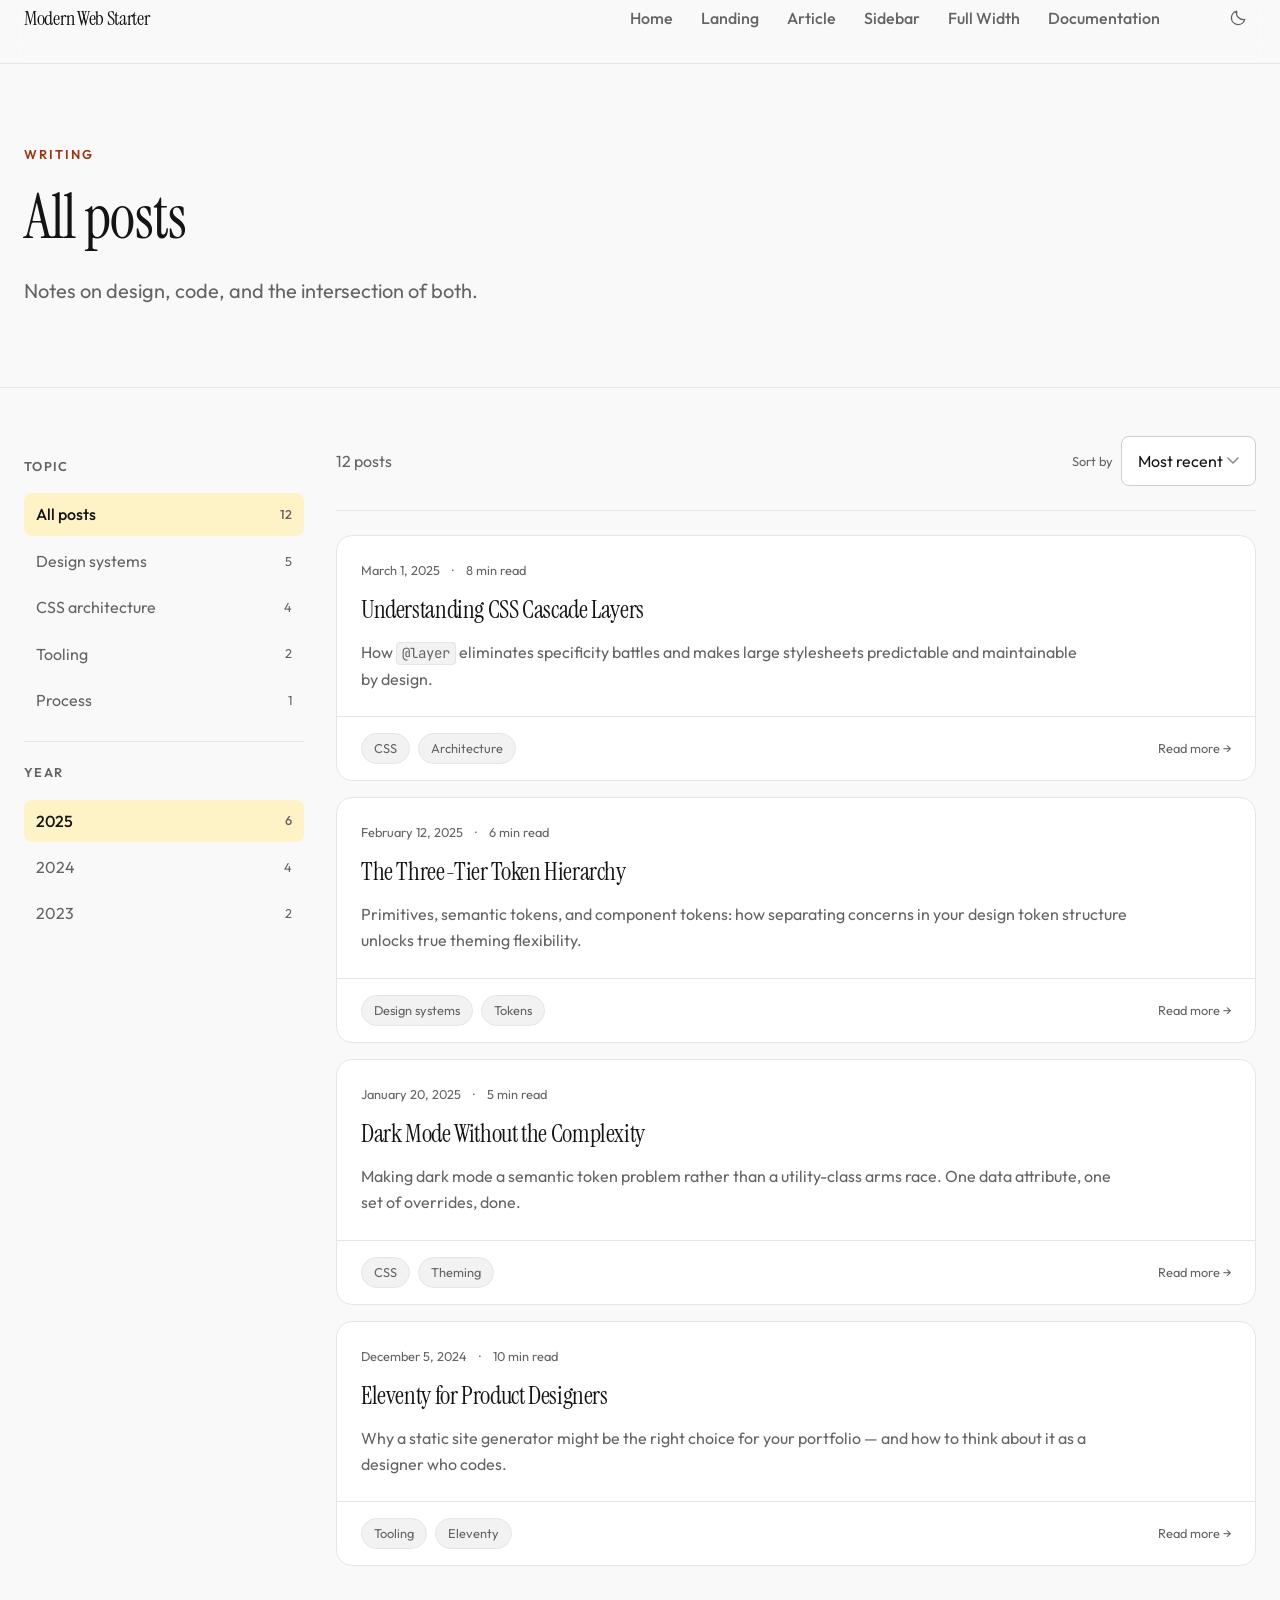
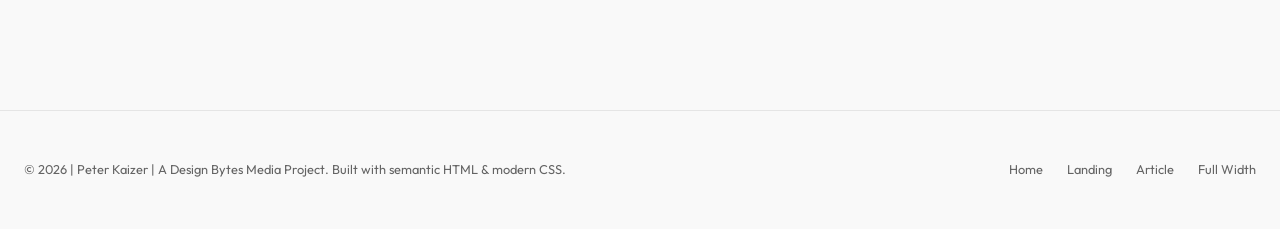
<file: pages/sidebar.html>
<!DOCTYPE html>
<html lang="en">
<head>
  <meta charset="UTF-8">
  <meta name="viewport" content="width=device-width, initial-scale=1.0">
  <title>Modern Web Starter — Sidebar Layout</title>
  <meta name="description" content="Sidebar layout — content grid with filters or navigation in a sticky sidebar.">

  <!-- Open Graph -->
  <meta property="og:type" content="website">
  <meta property="og:url" content="https://example.com/pages/sidebar.html">
  <meta property="og:title" content="Modern Web Starter — Sidebar Layout">
  <meta property="og:description" content="Sidebar layout — content grid with filters or navigation in a sticky sidebar.">
  <meta property="og:image" content="https://modern-web-starter.com/images/modern-web-OG-image.png">

  <link rel="preconnect" href="https://fonts.googleapis.com">
  <link rel="preconnect" href="https://fonts.gstatic.com" crossorigin>
  <link href="https://fonts.googleapis.com/css2?family=Instrument+Serif:ital@0;1&family=Outfit:wght@300;400;500;600;700&family=JetBrains+Mono:wght@400;500&display=swap" rel="stylesheet">

  <script>
    (function () {
      var stored = null;
      try { stored = localStorage.getItem('theme-preference'); } catch (e) {}
      var theme = stored || (window.matchMedia('(prefers-color-scheme: dark)').matches ? 'dark' : 'light');
      document.documentElement.setAttribute('data-theme', theme);
    })();
  </script>

  <!-- Privacy-friendly analytics by Plausible -->
<script async src="https://plausible.io/js/pa-CLucMqAGxMrNtMgkbVxPB.js"></script>
<script>
  window.plausible=window.plausible||function(){(plausible.q=plausible.q||[]).push(arguments)},plausible.init=plausible.init||function(i){plausible.o=i||{}};
  plausible.init()
</script>


  <link rel="stylesheet" href="../css/main.css"></head>
<body>

  <a class="skip-link" href="#main">Skip to content</a>

  <header>
    <nav class="site-nav" aria-label="Main navigation">
      <div class="container">
        <div class="site-nav__inner">
          <a href="../index.html" class="site-nav__logo">Modern Web Starter</a>
          <button class="nav-toggle" aria-expanded="false" aria-controls="nav-links" aria-label="Open navigation">
            <svg width="20" height="20" viewBox="0 0 20 20" fill="none" aria-hidden="true">
              <path d="M3 5h14M3 10h14M3 15h14" stroke="currentColor" stroke-width="1.5" stroke-linecap="round"/>
            </svg>
          </button>
          <ul class="site-nav__links" id="nav-links" role="list">
            <li><a href="../index.html" class="site-nav__link">Home</a></li>
            <li><a href="landing.html" class="site-nav__link">Landing</a></li>
            <li><a href="article.html" class="site-nav__link">Article</a></li>
            <li><a href="sidebar.html" class="site-nav__link">Sidebar</a></li>
            <li><a href="full-width.html" class="site-nav__link">Full Width</a></li>
            <li><a href="https://docs.modern-web-starter.com" class="site-nav__link">Documentation</a></li>
          </ul>
          <div class="site-nav__actions">
            <button class="theme-toggle" aria-label="Switch theme">
              <svg class="theme-toggle__sun" viewBox="0 0 20 20" fill="none" aria-hidden="true">
                <circle cx="10" cy="10" r="4" stroke="currentColor" stroke-width="1.5"/>
                <path d="M10 2v2M10 16v2M2 10h2M16 10h2M4.22 4.22l1.42 1.42M14.36 14.36l1.42 1.42M4.22 15.78l1.42-1.42M14.36 5.64l1.42-1.42" stroke="currentColor" stroke-width="1.5" stroke-linecap="round"/>
              </svg>
              <svg class="theme-toggle__moon" viewBox="0 0 20 20" fill="none" aria-hidden="true">
                <path d="M17.5 11.5A7.5 7.5 0 0 1 8.5 2.5a7.5 7.5 0 1 0 9 9z" stroke="currentColor" stroke-width="1.5" stroke-linejoin="round"/>
              </svg>
            </button>
          </div>
        </div>
      </div>
    </nav>
  </header>

  <main class="site-main" id="main">

    <div class="page-header">
      <div class="container">
        <p class="page-header__eyebrow">Writing</p>
        <h1 class="page-header__title">All posts</h1>
        <p class="page-header__lead">Notes on design, code, and the intersection of both.</p>
      </div>
    </div>

    <div class="py-12">
      <div class="container">
        <div class="sidebar-layout">

          <!-- Sidebar: Filters -->
          <aside class="sidebar-layout__sidebar" aria-label="Filter posts">

            <div class="filter-group">
              <p class="filter-group__title">Topic</p>
              <ul class="filter-list" role="list">
                <li><a href="#" class="filter-item is-active" aria-current="true">All posts <span class="filter-item__count">12</span></a></li>
                <li><a href="#" class="filter-item">Design systems <span class="filter-item__count">5</span></a></li>
                <li><a href="#" class="filter-item">CSS architecture <span class="filter-item__count">4</span></a></li>
                <li><a href="#" class="filter-item">Tooling <span class="filter-item__count">2</span></a></li>
                <li><a href="#" class="filter-item">Process <span class="filter-item__count">1</span></a></li>
              </ul>
            </div>

            <div class="filter-group">
              <p class="filter-group__title">Year</p>
              <ul class="filter-list" role="list">
                <li><a href="#" class="filter-item is-active">2025 <span class="filter-item__count">6</span></a></li>
                <li><a href="#" class="filter-item">2024 <span class="filter-item__count">4</span></a></li>
                <li><a href="#" class="filter-item">2023 <span class="filter-item__count">2</span></a></li>
              </ul>
            </div>

          </aside>

          <!-- Main: Post List -->
          <div>
            <div class="sort-bar">
              <p class="sort-bar__results">12 posts</p>
              <div class="sort-bar__controls">
                <span>Sort by</span>
                <select class="sort-bar__select" aria-label="Sort posts">
                  <option>Most recent</option>
                  <option>Oldest first</option>
                </select>
              </div>
            </div>

            <div class="flex flex-col gap-4" role="list">

              <div role="listitem" data-reveal>
                <a href="article.html" class="post-card">
                  <div class="post-card__body">
                    <div class="post-card__meta">
                      <time datetime="2025-03-01">March 1, 2025</time>
                      <span aria-hidden="true">·</span>
                      <span>8 min read</span>
                    </div>
                    <h2 class="post-card__title">Understanding CSS Cascade Layers</h2>
                    <p class="post-card__excerpt">
                      How <code>@layer</code> eliminates specificity battles and makes large
                      stylesheets predictable and maintainable by design.
                    </p>
                  </div>
                  <div class="post-card__footer">
                    <div class="tag-list">
                      <span class="tag">CSS</span>
                      <span class="tag">Architecture</span>
                    </div>
                    <span class="text-xs text-tertiary">Read more →</span>
                  </div>
                </a>
              </div>

              <div role="listitem" data-reveal data-reveal-delay="60">
                <a href="article.html" class="post-card">
                  <div class="post-card__body">
                    <div class="post-card__meta">
                      <time datetime="2025-02-12">February 12, 2025</time>
                      <span aria-hidden="true">·</span>
                      <span>6 min read</span>
                    </div>
                    <h2 class="post-card__title">The Three-Tier Token Hierarchy</h2>
                    <p class="post-card__excerpt">
                      Primitives, semantic tokens, and component tokens: how separating
                      concerns in your design token structure unlocks true theming flexibility.
                    </p>
                  </div>
                  <div class="post-card__footer">
                    <div class="tag-list">
                      <span class="tag">Design systems</span>
                      <span class="tag">Tokens</span>
                    </div>
                    <span class="text-xs text-tertiary">Read more →</span>
                  </div>
                </a>
              </div>

              <div role="listitem" data-reveal data-reveal-delay="120">
                <a href="article.html" class="post-card">
                  <div class="post-card__body">
                    <div class="post-card__meta">
                      <time datetime="2025-01-20">January 20, 2025</time>
                      <span aria-hidden="true">·</span>
                      <span>5 min read</span>
                    </div>
                    <h2 class="post-card__title">Dark Mode Without the Complexity</h2>
                    <p class="post-card__excerpt">
                      Making dark mode a semantic token problem rather than a utility-class
                      arms race. One data attribute, one set of overrides, done.
                    </p>
                  </div>
                  <div class="post-card__footer">
                    <div class="tag-list">
                      <span class="tag">CSS</span>
                      <span class="tag">Theming</span>
                    </div>
                    <span class="text-xs text-tertiary">Read more →</span>
                  </div>
                </a>
              </div>

              <div role="listitem" data-reveal data-reveal-delay="180">
                <a href="article.html" class="post-card">
                  <div class="post-card__body">
                    <div class="post-card__meta">
                      <time datetime="2024-12-05">December 5, 2024</time>
                      <span aria-hidden="true">·</span>
                      <span>10 min read</span>
                    </div>
                    <h2 class="post-card__title">Eleventy for Product Designers</h2>
                    <p class="post-card__excerpt">
                      Why a static site generator might be the right choice for your
                      portfolio — and how to think about it as a designer who codes.
                    </p>
                  </div>
                  <div class="post-card__footer">
                    <div class="tag-list">
                      <span class="tag">Tooling</span>
                      <span class="tag">Eleventy</span>
                    </div>
                    <span class="text-xs text-tertiary">Read more →</span>
                  </div>
                </a>
              </div>

            </div>
          </div>

        </div>
      </div>
    </div>

  </main>

  <footer class="site-footer">
    <div class="container">
      <div class="site-footer__inner">
        <p class="site-footer__copy">&copy; 2026 | Peter Kaizer | A Design Bytes Media Project. Built with semantic HTML &amp; modern CSS.</p>
        <nav class="site-footer__links" aria-label="Footer navigation">
          <a href="../index.html" class="site-footer__link">Home</a>
          <a href="landing.html" class="site-footer__link">Landing</a>
          <a href="article.html" class="site-footer__link">Article</a>
          <a href="full-width.html" class="site-footer__link">Full Width</a>
        </nav>
      </div>
    </div>
  </footer>

  <script type="module" src="../js/main.js"></script>
</body>
</html>
</file>
<file: css/main.css>
/* =============================================================================
   MAIN STYLESHEET
   Entry point — establishes layer order, then imports partials.

   Layer order (lowest to highest specificity):
     reset → tokens → base → components → utilities

   In production, use postcss-import to inline these at build time.
   For development, this file can be referenced directly.
   ============================================================================= */

@layer reset, tokens, base, components, utilities;

@import "./reset.css";
@import "./tokens.css";
@import "./base.css";
@import "./components.css";
@import "./utilities.css";
</file>
